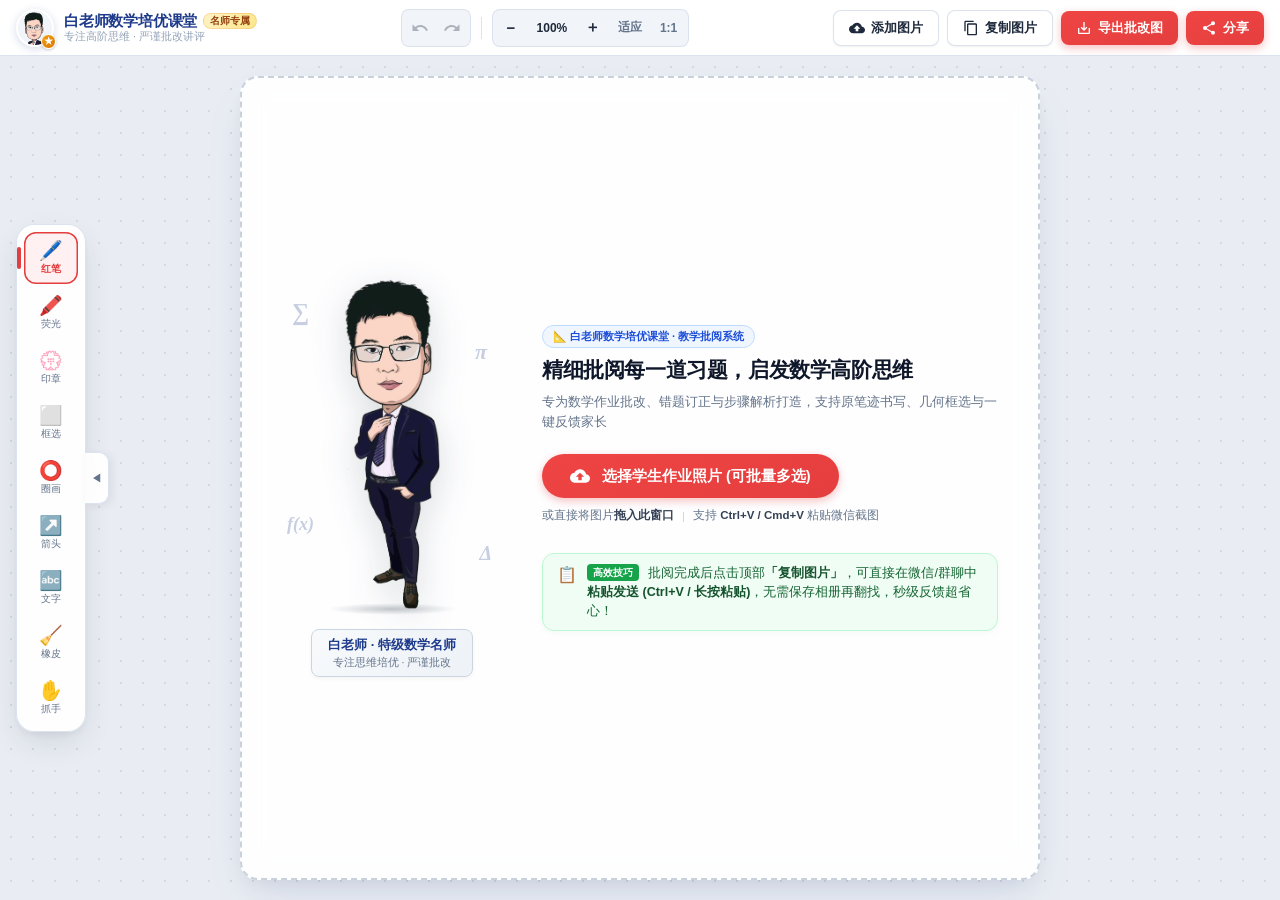
<file: index.html>
<!DOCTYPE html>
<html lang="zh-CN">
<head>
  <meta charset="UTF-8">
  <meta name="viewport" content="width=device-width, initial-scale=1.0, maximum-scale=1.0, user-scalable=no">
  <title>白老师数学培优课堂 - 专属作业批阅系统</title>
  <link rel="stylesheet" href="style.css">
</head>
<body>
  <!-- 顶栏导航 -->
  <header class="app-header">
    <div class="header-left">
      <div class="app-logo teacher-brand-logo">
        <div class="teacher-avatar-badge">
          <img src="assets/teacher_avatar.png" alt="白老师" class="teacher-avatar-img">
          <span class="cert-badge" title="特级名师认证">★</span>
        </div>
        <div class="brand-text-wrap">
          <div class="brand-title-row">
            <span class="logo-title">白老师数学培优课堂</span>
            <span class="brand-tag">名师专属</span>
          </div>
          <span class="brand-subtitle">专注高阶思维 · 严谨批改讲评</span>
        </div>
      </div>
      <div class="doc-info" id="docInfo" style="display: none;">
        <span class="filename" id="docFilename">未命名作业</span>
        <span class="filesize-badge" id="docResolution">0 × 0</span>
      </div>
    </div>

    <!-- 顶部居中快捷操作：撤销/重做/缩放 -->
    <div class="header-center">
      <div class="btn-group">
        <button class="icon-btn" id="btnUndo" title="撤销 (Ctrl+Z)" disabled>
          <svg viewBox="0 0 24 24" width="18" height="18"><path fill="currentColor" d="M12.5 8c-2.65 0-5.05.99-6.9 2.6L2 7v9h9l-3.62-3.62c1.39-1.16 3.16-1.88 5.12-1.88 3.54 0 6.55 2.31 7.6 5.5l2.37-.78C21.08 11.03 17.15 8 12.5 8z"/></svg>
        </button>
        <button class="icon-btn" id="btnRedo" title="重做 (Ctrl+Y)" disabled>
          <svg viewBox="0 0 24 24" width="18" height="18"><path fill="currentColor" d="M18.4 10.6C16.55 8.99 14.15 8 11.5 8c-4.65 0-8.58 3.03-9.96 7.22L3.9 16c1.05-3.19 4.05-5.5 7.6-5.5 1.95 0 3.73.72 5.12 1.88L13 16h9V7l-3.6 3.6z"/></svg>
        </button>
      </div>

      <div class="divider"></div>

      <div class="zoom-controls">
        <button class="icon-btn" id="btnZoomOut" title="缩小 (滚轮下滑)">−</button>
        <span class="zoom-text" id="zoomLevel">100%</span>
        <button class="icon-btn" id="btnZoomIn" title="放大 (滚轮上滑)">＋</button>
        <button class="text-btn" id="btnFitScreen" title="自适应窗口大小">适应</button>
        <button class="text-btn" id="btnActualSize" title="1:1 原始像素">1:1</button>
      </div>
    </div>

    <!-- 顶部右侧：导入与导出 -->
    <div class="header-right">
      <input type="file" id="fileInput" accept="image/*" multiple style="display: none;">
      <label class="action-btn secondary" id="btnImport" for="fileInput" role="button" title="选择并导入作业照片">
        <svg viewBox="0 0 24 24" width="16" height="16"><path fill="currentColor" d="M19.35 10.04C18.67 6.59 15.64 4 12 4 9.11 4 6.6 5.64 5.35 8.04 2.34 8.36 0 10.91 0 14c0 3.31 2.69 6 6 6h13c2.76 0 5-2.24 5-5 0-2.64-2.05-4.78-4.65-4.96zM14 13v4h-4v-4H7l5-5 5 5h-3z"/></svg>
        <span>添加图片</span>
      </label>
      <button class="action-btn secondary" id="btnCopyImage" title="复制批阅图到剪贴板">
        <svg viewBox="0 0 24 24" width="16" height="16"><path fill="currentColor" d="M16 1H4c-1.1 0-2 .9-2 2v14h2V3h12V1zm3 4H8c-1.1 0-2 .9-2 2v14c0 1.1.9 2 2 2h11c1.1 0 2-.9 2-2V7c0-1.1-.9-2-2-2zm0 16H8V7h11v14z"/></svg>
        <span>复制图片</span>
      </button>
      <button class="action-btn primary" id="btnExport">
        <svg viewBox="0 0 24 24" width="16" height="16"><path fill="currentColor" d="M19 12v7H5v-7H3v7c0 1.1.9 2 2 2h14c1.1 0 2-.9 2-2v-7h-2zm-6 .67l2.59-2.58L17 11.5l-5 5-5-5 1.41-1.41L11 12.67V3h2v9.67z"/></svg>
        <span>导出批改图</span>
      </button>
      <button class="action-btn primary" id="btnShare" title="分享批改图">
        <svg viewBox="0 0 24 24" width="16" height="16"><path fill="currentColor" d="M18 16.08c-.76 0-1.44.3-1.96.77L8.91 12.7c.05-.23.09-.46.09-.7s-.04-.47-.09-.7l7.05-4.11c.54.5 1.25.81 2.04.81 1.66 0 3-1.34 3-3s-1.34-3-3-3-3 1.34-3 3c0 .24.04.47.09.7L8.04 9.81C7.5 9.31 6.79 9 6 9c-1.66 0-3 1.34-3 3s1.34 3 3 3c.79 0 1.5-.31 2.04-.81l7.12 4.16c-.05.21-.08.43-.08.65 0 1.61 1.31 2.92 2.92 2.92 1.61 0 2.92-1.31 2.92-2.92s-1.31-2.92-2.92-2.92z"/></svg>
        <span>分享</span>
      </button>
    </div>
  </header>

  <!-- 主体工作区 -->
  <main class="app-main">
    <!-- 左侧悬浮主工具栏 (支持隐藏/展开折叠) -->
    <aside class="floating-toolbar" id="floatingToolbar">
      <!-- 极简收起/展开控制按钮 -->
      <button class="toolbar-toggle-btn" id="btnToggleToolbar" title="收起/展开工具栏 (快捷键 Tab)" aria-label="收起/展开工具栏">
        <span class="toggle-icon" id="toggleToolbarIcon">◀</span>
      </button>
      <div class="toolbar-items" id="toolbarItems">
        <button class="tool-btn active" data-tool="pen" title="批改红笔 (P)">
          <span class="tool-icon">🖊️</span>
          <span class="tool-name">红笔</span>
        </button>
        <button class="tool-btn" data-tool="highlighter" title="荧光笔 (H)">
          <span class="tool-icon">🖍️</span>
          <span class="tool-name">荧光</span>
        </button>
        <button class="tool-btn" data-tool="stamp" title="批改印章 (S)">
          <span class="tool-icon">💮</span>
          <span class="tool-name">印章</span>
        </button>
        <button class="tool-btn" data-tool="rect" title="矩形框选 (R)">
          <span class="tool-icon">⬜</span>
          <span class="tool-name">框选</span>
        </button>
        <button class="tool-btn" data-tool="circle" title="圆形重点 (C)">
          <span class="tool-icon">⭕</span>
          <span class="tool-name">圈画</span>
        </button>
        <button class="tool-btn" data-tool="arrow" title="箭头指示 (A)">
          <span class="tool-icon">↗️</span>
          <span class="tool-name">箭头</span>
        </button>
        <button class="tool-btn" data-tool="text" title="文字评语 (T)">
          <span class="tool-icon">🔤</span>
          <span class="tool-name">文字</span>
        </button>
        <button class="tool-btn" data-tool="eraser" title="橡皮擦 (E)">
          <span class="tool-icon">🧹</span>
          <span class="tool-name">橡皮</span>
        </button>
        <button class="tool-btn" data-tool="pan" title="平移视角 (空格+拖拽)">
          <span class="tool-icon">✋</span>
          <span class="tool-name">抓手</span>
        </button>
      </div>
    </aside>

    <!-- 顶部悬浮属性配置栏 (颜色/粗细/印章类型) - 仅在加载图片后显示 -->
    <section class="floating-props" id="floatingProps" style="display: none;">
      <!-- 颜色选择器 -->
      <div class="prop-group" id="colorGroup">
        <span class="prop-label">颜色</span>
        <div class="color-palette">
          <button class="color-dot active" data-color="#e53e3e" style="background: #e53e3e;" title="教师正红"></button>
          <button class="color-dot" data-color="#38a169" style="background: #38a169;" title="对勾绿"></button>
          <button class="color-dot" data-color="#ecc94b" style="background: #ecc94b;" title="重点黄"></button>
          <button class="color-dot" data-color="#3182ce" style="background: #3182ce;" title="标准蓝"></button>
          <button class="color-dot" data-color="#805ad5" style="background: #805ad5;" title="典雅紫"></button>
          <button class="color-dot" data-color="#dd6b20" style="background: #dd6b20;" title="警示橙"></button>
          <button class="color-dot" data-color="#1a202c" style="background: #1a202c;" title="墨黑"></button>
          <input type="color" id="customColorPicker" value="#e53e3e" class="custom-color-input" title="自定义颜色">
        </div>
      </div>

      <!-- 粗细选择器 -->
      <div class="prop-group" id="sizeGroup">
        <span class="prop-label">粗细</span>
        <div class="size-presets" id="sizePresets">
          <button class="size-preset-btn" data-size="4" title="细 (4px)">
            <span class="preset-dot" style="width: 4px; height: 4px;"></span>
            <span class="preset-name">细</span>
          </button>
          <button class="size-preset-btn active" data-size="8" title="标准 (8px)">
            <span class="preset-dot" style="width: 7px; height: 7px;"></span>
            <span class="preset-name">标准</span>
          </button>
          <button class="size-preset-btn" data-size="14" title="粗 (14px)">
            <span class="preset-dot" style="width: 10px; height: 10px;"></span>
            <span class="preset-name">粗</span>
          </button>
          <button class="size-preset-btn" data-size="24" title="特粗 (24px)">
            <span class="preset-dot" style="width: 13px; height: 13px;"></span>
            <span class="preset-name">特粗</span>
          </button>
        </div>
        <div class="size-slider-wrap">
          <input type="range" id="sizeSlider" min="1" max="40" value="8">
          <span class="size-val" id="sizeVal">8px</span>
        </div>
      </div>

      <!-- 橡皮擦范围（仅选择橡皮时展示） -->
      <div class="prop-group" id="eraserSizeGroup" style="display: none;">
        <span class="prop-label">擦除范围</span>
        <div class="size-presets" id="eraserSizePresets">
          <button class="size-preset-btn" data-size="16" title="小 (16px)">
            <span class="preset-dot" style="width: 6px; height: 6px;"></span>
            <span class="preset-name">小</span>
          </button>
          <button class="size-preset-btn active" data-size="32" title="中 (32px)">
            <span class="preset-dot" style="width: 10px; height: 10px;"></span>
            <span class="preset-name">中</span>
          </button>
          <button class="size-preset-btn" data-size="64" title="大 (64px)">
            <span class="preset-dot" style="width: 14px; height: 14px;"></span>
            <span class="preset-name">大</span>
          </button>
        </div>
        <div class="size-slider-wrap">
          <input type="range" id="eraserSizeSlider" min="8" max="96" value="32">
          <span class="size-val" id="eraserSizeVal">32px</span>
        </div>
      </div>

      <!-- 印章选择器（当选中印章工具时展示） -->
      <div class="prop-group" id="stampGroup" style="display: none;">
        <span class="prop-label">批阅印章</span>
        <div class="stamp-picker">
          <button class="stamp-btn active" data-stamp="check" title="正确 (对勾)">✔ 正确</button>
          <button class="stamp-btn" data-stamp="cross" title="错误 (打叉)">✘ 订正</button>
          <button class="stamp-btn teacher-stamp-btn" data-stamp="teacher_read" title="白老师已阅">⭐ 白老师已阅</button>
          <button class="stamp-btn" data-stamp="score100" title="100分">💯 100</button>
          <button class="stamp-btn" data-stamp="great" title="优秀">👍 优秀</button>
          <button class="stamp-btn" data-stamp="read" title="已阅">⭐ 阅</button>
          <button class="stamp-btn" data-stamp="question" title="疑问">❓ 疑问</button>
        </div>
      </div>

      <!-- 选中印章时的放大缩小与清除操作 -->
      <div class="prop-group" id="selectedStampOps" style="display: none;">
        <span class="prop-label">选中印章</span>
        <div class="stamp-ops">
          <button class="stamp-op-btn" id="btnScaleUp" title="放大印章">➕<span>放大</span></button>
          <button class="stamp-op-btn" id="btnScaleDown" title="缩小印章">➖<span>缩小</span></button>
          <button class="stamp-op-btn danger" id="btnDeleteSelectedStamp" title="删除该印章 (Delete)">🗑️<span>清除</span></button>
        </div>
      </div>

      <!-- 清屏与快捷操作 -->
      <div class="prop-group ml-auto">
        <button class="danger-btn" id="btnClearAnnotations" title="清空当前所有批注">
          <svg viewBox="0 0 24 24" width="13" height="13" style="vertical-align:-2px;margin-right:3px;"><path fill="currentColor" d="M6 19c0 1.1.9 2 2 2h8c1.1 0 2-.9 2-2V7H6v12zM19 4h-3.5l-1-1h-5l-1 1H5v2h14V4z"/></svg>清空批注
        </button>
      </div>
    </section>

    <!-- 画布容器 -->
    <div class="canvas-viewport" id="canvasViewport">
      <!-- 初始空状态引导区：白老师数学培优课堂专属主题布局 -->
      <div class="drop-zone teacher-theme-welcome" id="dropZone">
        <div class="welcome-container">
          <!-- 左侧/上方：白老师名师全景形象展示（展示全部的立绘图片） -->
          <div class="teacher-showcase">
            <div class="teacher-figure-wrap">
              <img src="assets/teacher_full.png" alt="白老师" class="teacher-figure-img">
              <div class="figure-shadow"></div>
              <!-- 漂浮装饰数学微符号 -->
              <span class="math-badge m-b1">∑</span>
              <span class="math-badge m-b2">π</span>
              <span class="math-badge m-b3">f(x)</span>
              <span class="math-badge m-b4">Δ</span>
            </div>

            <div class="teacher-nameplate">
              <span class="nameplate-title">白老师 · 特级数学名师</span>
              <span class="nameplate-desc">专注思维培优 · 严谨批改</span>
            </div>
          </div>

          <!-- 右侧/下方：欢迎主控区与作业导入 (去冗余，直奔核心功能) -->
          <div class="welcome-main">
            <div class="welcome-header">
              <div class="welcome-badge">📐 白老师数学培优课堂 · 教学批阅系统</div>
              <h2 class="welcome-title">精细批阅每一道习题，启发数学高阶思维</h2>
              <p class="welcome-desc">专为数学作业批改、错题订正与步骤解析打造，支持原笔迹书写、几何框选与一键反馈家长</p>
            </div>

            <!-- 上传行动区 -->
            <div class="upload-action-box">
              <label class="action-btn primary large welcome-upload-btn" id="btnSelectFilePrompt" for="fileInput" role="button">
                <svg viewBox="0 0 24 24" width="20" height="20" style="vertical-align:-4px;margin-right:6px;"><path fill="currentColor" d="M19.35 10.04C18.67 6.59 15.64 4 12 4 9.11 4 6.6 5.64 5.35 8.04 2.34 8.36 0 10.91 0 14c0 3.31 2.69 6 6 6h13c2.76 0 5-2.24 5-5 0-2.64-2.05-4.78-4.65-4.96zM14 13v4h-4v-4H7l5-5 5 5h-3z"/></svg>
                选择学生作业照片 (可批量多选)
              </label>
              <div class="drag-paste-tip">
                <span>或直接将图片<strong>拖入此窗口</strong></span>
                <span class="tip-sep">|</span>
                <span>支持 <strong>Ctrl+V / Cmd+V</strong> 粘贴微信截图</span>
              </div>
            </div>

            <!-- 底部提醒：介绍一键复制与秒级反馈能力 -->
            <div class="welcome-tip-banner">
              <span class="tip-banner-icon">📋</span>
              <div class="tip-banner-content">
                <span class="tip-banner-tag">高效技巧</span>
                批阅完成后点击顶部<strong>「复制图片」</strong>，可直接在微信/群聊中 <strong>粘贴发送 (Ctrl+V / 长按粘贴)</strong>，无需保存相册再翻找，秒级反馈超省心！
              </div>
            </div>
          </div>
        </div>
      </div>

      <!-- 核心画布元素 -->
      <canvas id="mainCanvas"></canvas>
    </div>

    <!-- 底部多图批阅任务栏（多图导入时显示） -->
    <footer class="thumbnail-strip" id="thumbnailStrip" style="display: none;">
      <div class="thumb-header">
        <span>作业批改列表 (<span id="thumbCount">0</span>)</span>
        <label class="thumb-add-btn" id="btnAddMoreImages" for="fileInput" role="button">+ 追加图片</label>
      </div>
      <div class="thumb-scroll" id="thumbScroll">
        <!-- 缩略图项动态注入 -->
      </div>
    </footer>
  </main>

  <!-- 应用内对话框：避免使用浏览器原生 alert / prompt / confirm -->
  <div class="app-dialog-backdrop" id="appDialog" hidden>
    <div class="app-dialog" role="dialog" aria-modal="true" aria-labelledby="dialogTitle">
      <h3 id="dialogTitle">提示</h3>
      <p id="dialogMessage"></p>
      <input id="dialogInput" class="app-dialog-input" type="text" autocomplete="off">
      <div class="app-dialog-actions">
        <button type="button" class="dialog-btn secondary" id="dialogCancel">取消</button>
        <button type="button" class="dialog-btn primary" id="dialogConfirm">确定</button>
      </div>
    </div>
  </div>

  <!-- 提示弹窗 (Toast) -->
  <div class="toast-container" id="toastContainer"></div>

  <script src="app.js?v=70a657e"></script>
</body>
</html>
</file>
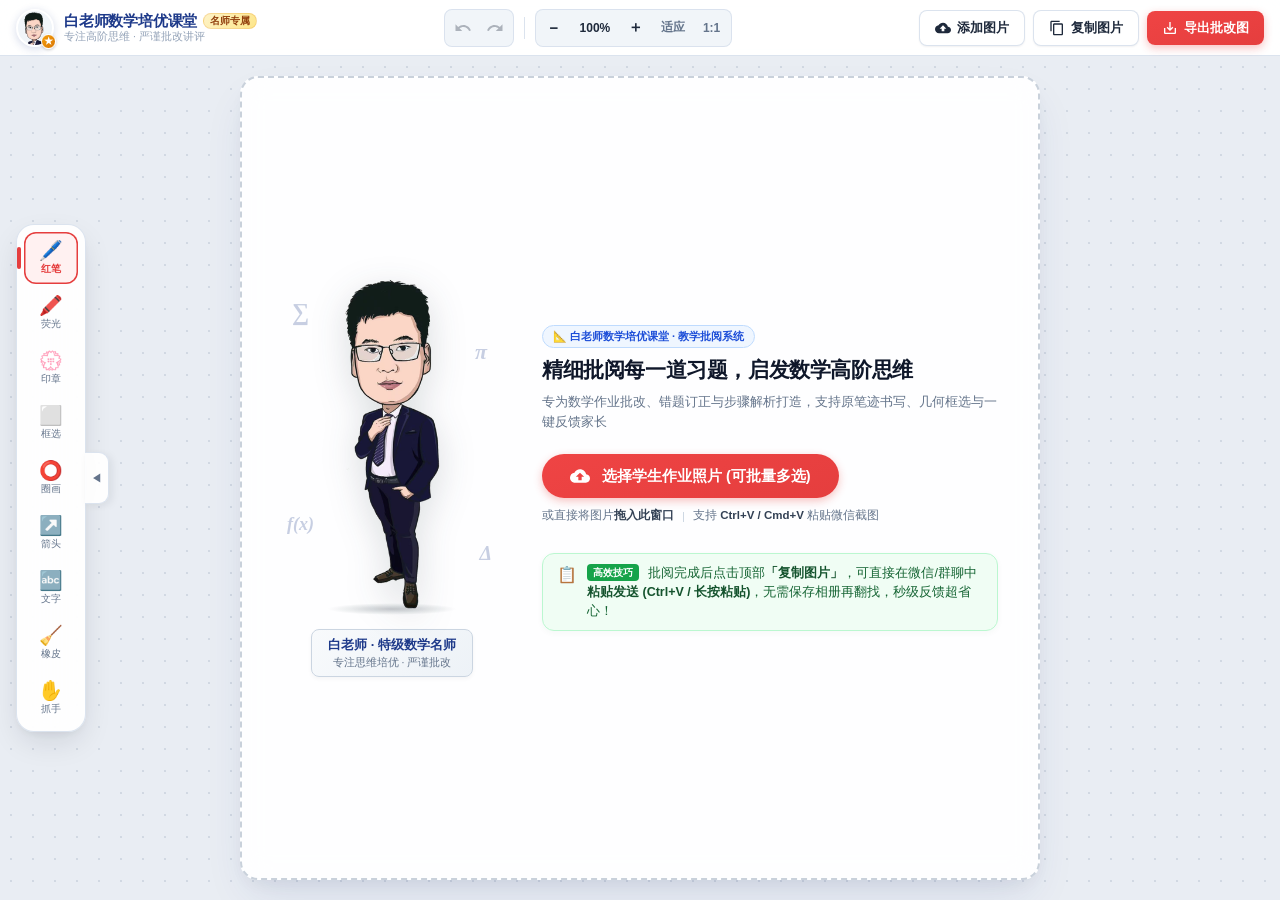
<file: homework_marker.html>
<!DOCTYPE html>
<html lang="zh-CN">
<head>
  <meta charset="UTF-8">
  <meta name="viewport" content="width=device-width, initial-scale=1.0, maximum-scale=1.0, user-scalable=no">
  <title>白老师数学培优课堂 - 专属作业批阅系统</title>
  <style>
/* ==========================================================================
   作业批改助手 - 现代极简风格 CSS (UI Refresh)
   ========================================================================== */

/* 应用内对话框 */
.app-dialog-backdrop { position: fixed; inset: 0; z-index: 1000; display: grid; place-items: center; padding: 20px; background: rgba(15, 23, 42, .38); backdrop-filter: blur(3px); }
.app-dialog-backdrop[hidden] { display: none; }
.app-dialog { width: min(420px, 100%); box-sizing: border-box; padding: 22px; border: 1px solid rgba(255,255,255,.75); border-radius: 18px; background: #fff; box-shadow: 0 18px 60px rgba(15,23,42,.25); }
.app-dialog h3 { margin: 0 0 8px; color: #1e293b; font-size: 18px; }
.app-dialog p { margin: 0 0 16px; color: #64748b; font-size: 14px; line-height: 1.6; white-space: pre-wrap; }
.app-dialog-input { display: block; width: 100%; box-sizing: border-box; min-height: 42px; padding: 10px 12px; border: 1px solid #cbd5e1; border-radius: 10px; outline: none; color: #1e293b; font: inherit; }
.app-dialog-input:focus { border-color: #3182ce; box-shadow: 0 0 0 3px rgba(49,130,206,.14); }
.app-dialog-actions { display: flex; justify-content: flex-end; gap: 10px; margin-top: 18px; }
.dialog-btn { min-width: 72px; padding: 9px 16px; border: 0; border-radius: 9px; cursor: pointer; font: inherit; }
.dialog-btn.secondary { color: #475569; background: #eef2f7; }
.dialog-btn.primary { color: #fff; background: #3182ce; }
.dialog-btn:hover { filter: brightness(.96); }

:root {
  --bg-app: #f4f6fa;
  --bg-surface: rgba(255, 255, 255, 0.92);
  --bg-canvas-wrap: #e9edf3;
  --border-color: rgba(218, 226, 238, 0.95);
  --text-main: #1e293b;
  --text-muted: #64748b;
  --text-light: #94a3b8;
  --primary: #e53e3e;
  --primary-hover: #c53030;
  --primary-light: #fff1f1;
  --accent: #3182ce;
  --accent-light: #ebf4fd;
  --shadow-sm: 0 1px 2px 0 rgba(15, 23, 42, 0.06);
  --shadow-md: 0 4px 14px -2px rgba(15, 23, 42, 0.10), 0 2px 4px -1px rgba(15, 23, 42, 0.05);
  --shadow-lg: 0 12px 32px -6px rgba(15, 23, 42, 0.14), 0 4px 8px -2px rgba(15, 23, 42, 0.06);
  --radius-xs: 5px;
  --radius-sm: 8px;
  --radius-md: 12px;
  --radius-lg: 18px;
  --radius-pill: 999px;
  --font-family: -apple-system, BlinkMacSystemFont, "Segoe UI", Roboto, "Helvetica Neue", Arial, "PingFang SC", "Microsoft YaHei", sans-serif;
}

* {
  box-sizing: border-box;
  margin: 0;
  padding: 0;
  user-select: none;
  -webkit-user-select: none;
}

html, body {
  width: 100%;
  height: 100%;
  overflow: hidden;
  font-family: var(--font-family);
  background-color: var(--bg-app);
  color: var(--text-main);
  touch-action: none;
}

button {
  font-family: inherit;
  -webkit-tap-highlight-color: transparent;
}

button:focus-visible {
  outline: 2px solid var(--accent);
  outline-offset: 1px;
}

/* ================= 顶栏导航 ================= */
.app-header {
  height: 56px;
  background: var(--bg-surface);
  backdrop-filter: blur(16px);
  -webkit-backdrop-filter: blur(16px);
  border-bottom: 1px solid var(--border-color);
  display: flex;
  align-items: center;
  justify-content: space-between;
  gap: 12px;
  padding: 0 16px;
  position: relative;
  z-index: 50;
}

.header-left {
  display: flex;
  align-items: center;
  gap: 12px;
  min-width: 0;
  flex-shrink: 1;
}

.app-logo {
  display: flex;
  align-items: center;
  gap: 10px;
  font-weight: 800;
  white-space: nowrap;
}

.teacher-brand-logo {
  cursor: default;
}

.teacher-avatar-badge {
  position: relative;
  width: 38px;
  height: 38px;
  flex-shrink: 0;
}

.teacher-avatar-img {
  width: 100%;
  height: 100%;
  border-radius: 50%;
  object-fit: cover;
  background: #f1f5f9;
  border: 2px solid #fff;
  box-shadow: 0 2px 8px rgba(30, 58, 138, 0.18);
  display: block;
}

.cert-badge {
  position: absolute;
  right: -2px;
  bottom: -2px;
  width: 15px;
  height: 15px;
  background: linear-gradient(135deg, #f59e0b, #d97706);
  color: #fff;
  font-size: 9px;
  font-weight: 900;
  border-radius: 50%;
  display: flex;
  align-items: center;
  justify-content: center;
  border: 1.5px solid #fff;
  box-shadow: 0 1px 3px rgba(0, 0, 0, 0.2);
}

.brand-text-wrap {
  display: flex;
  flex-direction: column;
  line-height: 1.25;
}

.brand-title-row {
  display: flex;
  align-items: center;
  gap: 6px;
}

.teacher-brand-logo .logo-title {
  font-size: 15px;
  font-weight: 800;
  color: #1e3a8a;
  letter-spacing: -0.2px;
}

.brand-tag {
  font-size: 9.5px;
  font-weight: 700;
  padding: 1px 6px;
  background: linear-gradient(135deg, #fef3c7, #fde68a);
  color: #92400e;
  border-radius: var(--radius-pill);
  border: 1px solid rgba(217, 119, 6, 0.2);
}

.brand-subtitle {
  font-size: 10.5px;
  color: var(--text-light);
  font-weight: 500;
}

.doc-info {
  display: flex;
  align-items: center;
  gap: 8px;
  background: #f1f5f9;
  border: 1px solid var(--border-color);
  padding: 4px 10px;
  border-radius: var(--radius-pill);
  font-size: 12px;
  min-width: 0;
}

.filename {
  max-width: 180px;
  overflow: hidden;
  text-overflow: ellipsis;
  white-space: nowrap;
  font-weight: 600;
  color: var(--text-main);
}

.filesize-badge {
  color: var(--text-light);
  font-size: 11px;
  white-space: nowrap;
}

/* 顶部居中快捷操作 */
.header-center {
  display: flex;
  align-items: center;
  gap: 10px;
  flex-shrink: 0;
}

.btn-group {
  display: flex;
  align-items: center;
  background: #f1f5f9;
  border: 1px solid var(--border-color);
  border-radius: var(--radius-sm);
  padding: 3px;
  gap: 2px;
}

.icon-btn {
  width: 30px;
  height: 30px;
  border: none;
  background: transparent;
  border-radius: var(--radius-xs);
  cursor: pointer;
  display: flex;
  align-items: center;
  justify-content: center;
  color: var(--text-main);
  font-size: 15px;
  font-weight: 600;
  transition: background 0.12s ease, color 0.12s ease, transform 0.06s ease;
}

.icon-btn:hover:not(:disabled) {
  background: #fff;
  box-shadow: var(--shadow-sm);
}

.icon-btn:active:not(:disabled) {
  transform: scale(0.94);
}

.icon-btn:disabled {
  opacity: 0.32;
  cursor: not-allowed;
}

.divider {
  width: 1px;
  height: 22px;
  background: var(--border-color);
}

.zoom-controls {
  display: flex;
  align-items: center;
  gap: 2px;
  background: #f1f5f9;
  border: 1px solid var(--border-color);
  border-radius: var(--radius-sm);
  padding: 3px;
}

.zoom-text {
  font-size: 12px;
  font-weight: 700;
  min-width: 48px;
  text-align: center;
  color: var(--text-main);
  font-variant-numeric: tabular-nums;
}

.text-btn {
  border: none;
  background: transparent;
  padding: 5px 8px;
  border-radius: var(--radius-xs);
  font-size: 12px;
  font-weight: 600;
  cursor: pointer;
  color: var(--text-muted);
  transition: background 0.12s, color 0.12s;
  white-space: nowrap;
}

.text-btn:hover {
  background: #fff;
  color: var(--text-main);
  box-shadow: var(--shadow-sm);
}

/* 顶栏右侧按钮 */
.header-right {
  display: flex;
  align-items: center;
  gap: 8px;
  flex-shrink: 0;
}

.action-btn {
  border: none;
  display: inline-flex;
  align-items: center;
  gap: 6px;
  padding: 8px 15px;
  border-radius: var(--radius-sm);
  font-size: 13px;
  font-weight: 600;
  cursor: pointer;
  transition: all 0.14s ease;
  white-space: nowrap;
}

.action-btn svg {
  flex-shrink: 0;
}

.action-btn.primary {
  background: linear-gradient(160deg, #ef4444, var(--primary));
  color: #fff;
  box-shadow: 0 3px 8px rgba(229, 62, 62, 0.32);
}

.action-btn.primary:hover {
  background: linear-gradient(160deg, var(--primary), var(--primary-hover));
  box-shadow: 0 4px 12px rgba(229, 62, 62, 0.4);
  transform: translateY(-1px);
}

.action-btn.primary:active {
  transform: translateY(0);
}

.action-btn.secondary {
  background: #fff;
  color: var(--text-main);
  border: 1px solid var(--border-color);
  box-shadow: var(--shadow-sm);
}

.action-btn.secondary:hover {
  background: #f8fafc;
  border-color: #cbd5e1;
  transform: translateY(-1px);
  box-shadow: var(--shadow-md);
}

.action-btn.secondary:active {
  transform: translateY(0);
}

/* ================= 主体工作区 ================= */
.app-main {
  width: 100%;
  height: calc(100% - 56px);
  position: relative;
  display: flex;
  flex-direction: column;
}

/* 左侧悬浮主工具栏 (支持收起/展开折叠) */
.floating-toolbar {
  position: absolute;
  left: 16px;
  top: 50%;
  transform: translateY(-50%);
  z-index: 40;
  background: var(--bg-surface);
  backdrop-filter: blur(16px);
  -webkit-backdrop-filter: blur(16px);
  border: 1px solid var(--border-color);
  border-radius: var(--radius-lg);
  box-shadow: var(--shadow-lg);
  padding: 7px;
  display: flex;
  flex-direction: column;
  gap: 3px;
  transition: transform 0.25s cubic-bezier(0.16, 1, 0.3, 1), box-shadow 0.2s ease;
}

.toolbar-toggle-btn {
  position: absolute;
  right: -24px;
  top: 50%;
  transform: translateY(-50%);
  width: 24px;
  height: 52px;
  background: var(--bg-surface);
  backdrop-filter: blur(12px);
  -webkit-backdrop-filter: blur(12px);
  border: 1px solid var(--border-color);
  border-left: none;
  border-radius: 0 10px 10px 0;
  box-shadow: 3px 2px 8px rgba(15, 23, 42, 0.08);
  display: flex;
  align-items: center;
  justify-content: center;
  cursor: pointer;
  color: var(--text-muted);
  font-size: 11px;
  z-index: 45;
  transition: all 0.15s ease;
  user-select: none;
}

.toolbar-toggle-btn:hover {
  background: #fff;
  color: #1d4ed8;
  width: 26px;
  right: -26px;
}

.floating-toolbar.collapsed {
  transform: translateY(-50%) translateX(calc(-100% - 16px));
  box-shadow: none;
}

.floating-toolbar.collapsed .toolbar-toggle-btn {
  background: rgba(255, 255, 255, 0.95);
  box-shadow: 2px 2px 10px rgba(15, 23, 42, 0.14);
}

.toolbar-items {
  display: flex;
  flex-direction: column;
  gap: 3px;
}

.tool-btn {
  width: 54px;
  height: 52px;
  border: none;
  background: transparent;
  border-radius: var(--radius-md);
  display: flex;
  flex-direction: column;
  align-items: center;
  justify-content: center;
  gap: 2px;
  cursor: pointer;
  transition: background 0.13s cubic-bezier(0.4, 0, 0.2, 1), color 0.13s, transform 0.08s;
  color: var(--text-muted);
  position: relative;
}

.tool-btn:hover {
  background: rgba(15, 23, 42, 0.05);
  color: var(--text-main);
}

.tool-btn:active {
  transform: scale(0.94);
}

.tool-btn.active {
  background: var(--primary-light);
  color: var(--primary);
  font-weight: 700;
  box-shadow: inset 0 0 0 1.5px var(--primary);
}

.tool-btn.active::before {
  content: '';
  position: absolute;
  left: -7px;
  top: 50%;
  transform: translateY(-50%);
  width: 3.5px;
  height: 22px;
  background: var(--primary);
  border-radius: var(--radius-pill);
}

.tool-icon {
  font-size: 19px;
  line-height: 1;
}

.tool-name {
  font-size: 10px;
  letter-spacing: 0.2px;
}

/* 顶部悬浮属性配置栏 */
.floating-props {
  position: absolute;
  top: 14px;
  left: 92px;
  right: 16px;
  width: fit-content;
  max-width: calc(100% - 108px);
  z-index: 35;
  background: var(--bg-surface);
  backdrop-filter: blur(16px);
  -webkit-backdrop-filter: blur(16px);
  border: 1px solid var(--border-color);
  border-radius: var(--radius-md);
  box-shadow: var(--shadow-md);
  padding: 7px 12px;
  display: flex;
  align-items: center;
  gap: 14px;
  flex-wrap: wrap;
}

.prop-group {
  display: flex;
  align-items: center;
  gap: 8px;
  min-height: 30px;
}

.prop-label {
  font-size: 11px;
  font-weight: 700;
  color: var(--text-light);
  letter-spacing: 0.4px;
  white-space: nowrap;
}

.color-palette {
  display: flex;
  align-items: center;
  gap: 7px;
}

.color-dot {
  width: 22px;
  height: 22px;
  border-radius: 50%;
  border: 2px solid #fff;
  outline: 1px solid rgba(15, 23, 42, 0.14);
  cursor: pointer;
  transition: transform 0.14s, outline-color 0.14s;
  flex-shrink: 0;
}

.color-dot:hover {
  transform: scale(1.18);
}

.color-dot.active {
  outline: 2.5px solid var(--text-main);
  transform: scale(1.18);
}

.custom-color-input {
  width: 24px;
  height: 24px;
  padding: 0;
  border: none;
  background: transparent;
  cursor: pointer;
  border-radius: 50%;
}

.custom-color-input::-webkit-color-swatch-wrapper {
  padding: 0;
}

.custom-color-input::-webkit-color-swatch {
  border: 2px solid #fff;
  outline: 1.5px dashed var(--text-light);
  border-radius: 50%;
}

.size-presets {
  display: inline-flex;
  align-items: center;
  background: #f1f5f9;
  padding: 2px;
  border-radius: var(--radius-pill);
  gap: 2px;
  border: 1px solid var(--border-color);
}

.size-preset-btn {
  display: inline-flex;
  align-items: center;
  justify-content: center;
  gap: 5px;
  padding: 3px 8px;
  min-height: 24px;
  border: none;
  background: transparent;
  color: var(--text-muted);
  font-size: 11px;
  font-weight: 600;
  border-radius: var(--radius-pill);
  cursor: pointer;
  transition: all 0.15s ease;
  white-space: nowrap;
}

.size-preset-btn:hover {
  color: var(--text-main);
  background: rgba(255, 255, 255, 0.7);
}

.size-preset-btn.active {
  background: #fff;
  color: var(--primary);
  font-weight: 700;
  box-shadow: 0 1px 3px rgba(0, 0, 0, 0.1);
}

.preset-dot {
  display: inline-block;
  background: currentColor;
  border-radius: 50%;
  flex-shrink: 0;
}

.size-slider-wrap {
  display: flex;
  align-items: center;
  gap: 8px;
}

.size-slider-wrap input[type="range"] {
  width: 100px;
  cursor: pointer;
  appearance: none;
  -webkit-appearance: none;
  height: 4px;
  background: #e2e8f0;
  border-radius: var(--radius-pill);
  outline: none;
}

.size-slider-wrap input[type="range"]::-webkit-slider-thumb {
  appearance: none;
  -webkit-appearance: none;
  width: 15px;
  height: 15px;
  background: #fff;
  border: 2.5px solid var(--primary);
  border-radius: 50%;
  box-shadow: var(--shadow-sm);
  transition: transform 0.12s;
}

.size-slider-wrap input[type="range"]::-webkit-slider-thumb:hover {
  transform: scale(1.15);
}

.size-slider-wrap input[type="range"]::-moz-range-thumb {
  width: 15px;
  height: 15px;
  background: #fff;
  border: 2.5px solid var(--primary);
  border-radius: 50%;
  box-shadow: var(--shadow-sm);
}

.size-val {
  font-size: 11px;
  font-weight: 700;
  min-width: 34px;
  color: var(--text-muted);
  font-variant-numeric: tabular-nums;
}

/* 印章选择 */
.stamp-picker {
  display: flex;
  align-items: center;
  gap: 5px;
  flex-wrap: wrap;
}

.stamp-btn {
  border: 1px solid var(--border-color);
  background: #fff;
  border-radius: var(--radius-pill);
  padding: 5px 11px;
  font-size: 12px;
  font-weight: 500;
  cursor: pointer;
  transition: all 0.13s;
  color: var(--text-main);
  white-space: nowrap;
  box-shadow: var(--shadow-sm);
}

.stamp-btn:hover {
  background: #f8fafc;
  border-color: #cbd5e1;
  transform: translateY(-1px);
}

.stamp-btn.active {
  background: var(--primary);
  color: #fff;
  border-color: var(--primary);
  font-weight: 700;
  box-shadow: 0 3px 8px rgba(229, 62, 62, 0.3);
}

/* 选中印章的操作组 */
.stamp-ops {
  display: flex;
  align-items: center;
  gap: 5px;
}

.stamp-op-btn {
  border: 1px solid var(--border-color);
  background: #fff;
  border-radius: var(--radius-pill);
  padding: 5px 10px;
  font-size: 12px;
  font-weight: 600;
  cursor: pointer;
  transition: all 0.13s;
  color: var(--text-main);
  display: inline-flex;
  align-items: center;
  gap: 4px;
  white-space: nowrap;
  box-shadow: var(--shadow-sm);
}

.stamp-op-btn span {
  font-size: 11px;
}

.stamp-op-btn:hover {
  background: #f8fafc;
  border-color: #cbd5e1;
  transform: translateY(-1px);
}

.stamp-op-btn.danger {
  color: var(--primary);
  border-color: rgba(229, 62, 62, 0.45);
  background: var(--primary-light);
}

.stamp-op-btn.danger:hover {
  background: #ffe3e3;
  border-color: var(--primary);
}

/* 兼容旧类名（若其他位置引用） */
.stamp-action-btn {
  border: 1px solid var(--border-color);
  background: #fff;
  border-radius: var(--radius-pill);
  padding: 5px 10px;
  font-size: 12px;
  cursor: pointer;
}

.danger-btn {
  border: 1px solid rgba(229, 62, 62, 0.35);
  background: #fff;
  color: var(--primary);
  border-radius: var(--radius-pill);
  padding: 6px 13px;
  font-size: 12px;
  font-weight: 600;
  cursor: pointer;
  transition: all 0.14s;
  white-space: nowrap;
}

.danger-btn:hover {
  background: var(--primary);
  color: #fff;
  border-color: var(--primary);
  box-shadow: 0 3px 8px rgba(229, 62, 62, 0.3);
}

.ml-auto {
  margin-left: auto;
}

/* ================= 画布视口 ================= */
.canvas-viewport {
  flex: 1;
  width: 100%;
  height: 100%;
  background-color: var(--bg-canvas-wrap);
  background-image: radial-gradient(circle, rgba(148, 163, 184, 0.28) 1px, transparent 1px);
  background-size: 22px 22px;
  position: relative;
  overflow: hidden;
  cursor: crosshair;
}

.canvas-viewport.panning {
  cursor: grab;
}

.canvas-viewport.panning:active {
  cursor: grabbing;
}

#mainCanvas {
  position: absolute;
  top: 0;
  left: 0;
  width: 100%;
  height: 100%;
  display: block;
}

/* 白老师专属印章按钮样式 */
.teacher-stamp-btn {
  background: #fff5f5 !important;
  color: #c53030 !important;
  border-color: rgba(229, 62, 62, 0.4) !important;
  font-weight: 700 !important;
}

.teacher-stamp-btn:hover {
  background: #fee2e2 !important;
  border-color: #e53e3e !important;
}

/* ================= 白老师主题迎宾面板 (Welcome Showcase) ================= */
.drop-zone.teacher-theme-welcome {
  position: absolute;
  inset: 20px;
  margin: auto;
  max-width: 800px;
  height: auto;
  max-height: calc(100% - 40px);
  overflow-y: auto;
  border: 2px dashed rgba(148, 163, 184, 0.5);
  background: rgba(255, 255, 255, 0.95);
  backdrop-filter: blur(14px);
  -webkit-backdrop-filter: blur(14px);
  border-radius: var(--radius-lg);
  padding: 36px 40px;
  display: flex;
  align-items: center;
  justify-content: center;
  z-index: 20;
  box-shadow: 0 20px 45px -10px rgba(30, 58, 138, 0.12), 0 8px 20px -4px rgba(15, 23, 42, 0.06);
  transition: all 0.2s cubic-bezier(0.16, 1, 0.3, 1);
}

.drop-zone.teacher-theme-welcome.dragover {
  border-color: #1d4ed8;
  background: rgba(239, 246, 255, 0.96);
  transform: scale(1.015);
  box-shadow: 0 24px 50px rgba(29, 78, 216, 0.2);
}

.welcome-container {
  display: flex;
  align-items: center;
  justify-content: center;
  gap: 40px;
  width: 100%;
}

/* 左侧立绘展区：展示全部的图片 */
.teacher-showcase {
  display: flex;
  flex-direction: column;
  align-items: center;
  flex-shrink: 0;
  width: 220px;
}

.teacher-figure-wrap {
  position: relative;
  width: 100%;
  display: flex;
  flex-direction: column;
  align-items: center;
}

.teacher-figure-img {
  width: auto;
  height: 330px;
  max-width: 100%;
  object-fit: contain;
  filter: drop-shadow(0 10px 18px rgba(30, 41, 59, 0.16));
  position: relative;
  z-index: 2;
  transition: transform 0.25s ease;
}

.teacher-figure-wrap:hover .teacher-figure-img {
  transform: translateY(-4px) scale(1.02);
}

.figure-shadow {
  width: 130px;
  height: 12px;
  background: radial-gradient(ellipse at center, rgba(30, 41, 59, 0.25) 0%, transparent 70%);
  margin-top: -6px;
  border-radius: 50%;
  z-index: 1;
}

/* 漂浮数学微符号 */
.math-badge {
  position: absolute;
  font-family: "Times New Roman", Georgia, serif;
  font-style: italic;
  font-weight: 700;
  color: rgba(30, 58, 138, 0.25);
  pointer-events: none;
  z-index: 0;
  user-select: none;
}
.m-b1 { top: 20px; left: 10px; font-size: 24px; animation: floatMath 4s ease-in-out infinite; }
.m-b2 { top: 60px; right: 15px; font-size: 22px; animation: floatMath 5s ease-in-out infinite 1s; }
.m-b3 { bottom: 80px; left: 5px; font-size: 18px; animation: floatMath 4.5s ease-in-out infinite 0.5s; }
.m-b4 { bottom: 50px; right: 10px; font-size: 20px; animation: floatMath 5.5s ease-in-out infinite 1.5s; }

@keyframes floatMath {
  0%, 100% { transform: translateY(0); }
  50% { transform: translateY(-8px); }
}

.teacher-nameplate {
  margin-top: 14px;
  display: flex;
  flex-direction: column;
  align-items: center;
  padding: 6px 16px;
  background: linear-gradient(135deg, #f8fafc, #edf2f7);
  border: 1px solid #cbd5e1;
  border-radius: var(--radius-sm);
  box-shadow: 0 2px 4px rgba(0, 0, 0, 0.04);
  text-align: center;
}

.nameplate-title {
  font-size: 13px;
  font-weight: 800;
  color: #1e3a8a;
}

.nameplate-desc {
  font-size: 10.5px;
  color: #64748b;
  margin-top: 2px;
}

/* 右侧主控区 */
.welcome-main {
  flex: 1;
  display: flex;
  flex-direction: column;
  gap: 16px;
  text-align: left;
}

.welcome-header {
  display: flex;
  flex-direction: column;
  gap: 8px;
}

.welcome-badge {
  display: inline-flex;
  align-items: center;
  align-self: flex-start;
  padding: 3px 10px;
  background: #eff6ff;
  border: 1px solid #bfdbfe;
  color: #1d4ed8;
  font-size: 11px;
  font-weight: 700;
  border-radius: var(--radius-pill);
}

.welcome-title {
  font-size: 21px;
  font-weight: 800;
  color: #0f172a;
  letter-spacing: -0.4px;
  line-height: 1.35;
}

.welcome-desc {
  font-size: 13px;
  color: #64748b;
  line-height: 1.55;
}

.upload-action-box {
  display: flex;
  flex-direction: column;
  align-items: flex-start;
  gap: 10px;
  margin-top: 6px;
}

.welcome-upload-btn {
  display: inline-flex;
  align-items: center;
  padding: 12px 28px;
  font-size: 14.5px;
  font-weight: 700;
  background: linear-gradient(135deg, #1d4ed8, #2563eb);
  border-color: #1d4ed8;
  color: #fff;
  border-radius: var(--radius-pill);
  box-shadow: 0 4px 14px rgba(29, 78, 216, 0.28);
  transition: all 0.16s ease;
}

.welcome-upload-btn:hover {
  transform: translateY(-2px);
  box-shadow: 0 6px 18px rgba(29, 78, 216, 0.35);
  background: linear-gradient(135deg, #1e40af, #1d4ed8);
}

.drag-paste-tip {
  display: flex;
  align-items: center;
  gap: 8px;
  font-size: 11.5px;
  color: #64748b;
}

.drag-paste-tip strong {
  color: #334155;
}
.tip-sep {
  color: #cbd5e1;
}

/* 底部温馨提醒条：介绍一键复制与秒级反馈能力 */
.welcome-tip-banner {
  display: flex;
  align-items: flex-start;
  gap: 10px;
  background: #f0fdf4;
  border: 1px solid #bbf7d0;
  border-radius: var(--radius-md);
  padding: 10px 14px;
  margin-top: 14px;
  max-width: 460px;
  box-shadow: 0 2px 6px rgba(22, 101, 52, 0.04);
}

.tip-banner-icon {
  font-size: 16px;
  flex-shrink: 0;
  line-height: 1.4;
}

.tip-banner-content {
  font-size: 12.5px;
  color: #166534;
  line-height: 1.5;
}

.tip-banner-tag {
  display: inline-block;
  background: #16a34a;
  color: #fff;
  font-size: 10px;
  font-weight: 700;
  padding: 1px 6px;
  border-radius: 4px;
  margin-right: 6px;
  vertical-align: 1px;
}

.tip-banner-content strong {
  color: #14532d;
  font-weight: 700;
}

/* ================= 底部多图批改缩略图条 ================= */
.thumbnail-strip {
  height: 88px;
  background: var(--bg-surface);
  border-top: 1px solid var(--border-color);
  backdrop-filter: blur(16px);
  -webkit-backdrop-filter: blur(16px);
  display: flex;
  flex-direction: column;
  padding: 7px 16px;
  position: relative;
  z-index: 45;
}

.thumb-header {
  display: flex;
  align-items: center;
  justify-content: space-between;
  font-size: 11px;
  font-weight: 700;
  color: var(--text-muted);
  letter-spacing: 0.3px;
  margin-bottom: 5px;
}

.thumb-add-btn {
  background: transparent;
  border: 1px solid transparent;
  border-radius: var(--radius-pill);
  padding: 2px 10px;
  color: var(--accent);
  font-size: 11px;
  font-weight: 700;
  cursor: pointer;
  transition: all 0.13s;
}

.thumb-add-btn:hover {
  background: var(--accent-light);
  border-color: rgba(49, 130, 206, 0.3);
}

.thumb-scroll {
  display: flex;
  align-items: center;
  gap: 10px;
  overflow-x: auto;
  overflow-y: hidden;
  height: 56px;
  padding-bottom: 2px;
}

.thumb-scroll::-webkit-scrollbar {
  height: 5px;
}

.thumb-scroll::-webkit-scrollbar-thumb {
  background: #cbd5e1;
  border-radius: var(--radius-pill);
}

.thumb-item {
  position: relative;
  width: 50px;
  height: 50px;
  border-radius: var(--radius-sm);
  border: 2px solid transparent;
  overflow: hidden;
  cursor: pointer;
  flex-shrink: 0;
  background: #f1f5f9;
  transition: all 0.15s;
  box-shadow: var(--shadow-sm);
}

.thumb-item:hover {
  transform: translateY(-2px);
  box-shadow: var(--shadow-md);
}

.thumb-item img {
  width: 100%;
  height: 100%;
  object-fit: cover;
}

.thumb-item.active {
  border-color: var(--primary);
  box-shadow: 0 0 0 2px rgba(229, 62, 62, 0.25);
}

.thumb-remove {
  position: absolute;
  top: 1px;
  right: 1px;
  width: 15px;
  height: 15px;
  background: rgba(15, 23, 42, 0.65);
  color: #fff;
  border-radius: 50%;
  display: flex;
  align-items: center;
  justify-content: center;
  font-size: 10px;
  opacity: 0;
  transition: opacity 0.15s;
}

.thumb-item:hover .thumb-remove {
  opacity: 1;
}

/* ================= 提示 Toast ================= */
.toast-container {
  position: fixed;
  bottom: 24px;
  left: 50%;
  transform: translateX(-50%);
  display: flex;
  flex-direction: column;
  align-items: center;
  gap: 8px;
  z-index: 9999;
  pointer-events: none;
}

.toast {
  background: rgba(15, 23, 42, 0.92);
  color: #fff;
  padding: 9px 18px;
  border-radius: var(--radius-pill);
  font-size: 13px;
  font-weight: 500;
  letter-spacing: 0.2px;
  box-shadow: var(--shadow-lg);
  backdrop-filter: blur(8px);
  animation: toastFadeIn 0.25s ease-out forwards;
}

@keyframes toastFadeIn {
  from { opacity: 0; transform: translateY(10px); }
  to { opacity: 1; transform: translateY(0); }
}

/* ================= 中屏适配：压缩属性栏标签与间距 ================= */
@media (max-width: 1100px) {
  .floating-props {
    gap: 10px;
  }
  .prop-label {
    display: none;
  }
  .size-slider-wrap input[type="range"] {
    width: 72px;
  }
  .stamp-op-btn span {
    display: none;
  }
  .stamp-op-btn {
    padding: 5px 9px;
  }
  .action-btn span {
    display: none;
  }
  .action-btn {
    padding: 8px 11px;
  }
  .filename {
    max-width: 110px;
  }
}

/* ================= 移动端适配 ================= */
@media (max-width: 768px) {
  .app-header {
    padding: 0 8px;
    height: 50px;
    gap: 6px;
  }
  .app-main {
    height: calc(100% - 50px);
  }
  .app-logo .logo-title {
    display: none;
  }
  .doc-info, .header-center .btn-group {
    display: none;
  }
  .floating-toolbar {
    left: 8px;
    top: 50%;
    transform: translateY(-50%);
    padding: 5px;
    border-radius: var(--radius-md);
  }
  .tool-btn {
    width: 46px;
    height: 46px;
  }
  .tool-btn.active::before {
    left: -5px;
    height: 18px;
  }
  .floating-props {
    left: 66px;
    top: 10px;
    right: 8px;
    max-width: calc(100% - 74px);
    padding: 5px 9px;
    gap: 8px;
  }
  .prop-group {
    min-height: 26px;
  }
  .color-dot {
    width: 19px;
    height: 19px;
  }
  .size-presets {
    padding: 1px;
    gap: 1px;
  }
  .size-preset-btn {
    padding: 2px 6px;
    font-size: 10px;
    min-height: 22px;
  }
  .size-slider-wrap input[type="range"] {
    width: 50px;
  }
  .stamp-btn {
    padding: 4px 9px;
    font-size: 11px;
  }
  .zoom-controls {
    padding: 2px;
  }
  .zoom-text {
    min-width: 40px;
    font-size: 11px;
  }
  .text-btn {
    padding: 4px 6px;
    font-size: 11px;
  }
  .drop-zone {
    inset: 16px;
    height: auto;
    min-height: 300px;
  }
}

/* ================= 移动端顶栏修复 ================= */
.action-btn[for="fileInput"],
.thumb-add-btn {
  cursor: pointer;
}

@media (max-width: 768px) {
  .app-header {
    display: grid;
    grid-template-columns: 42px minmax(0, 1fr) auto;
    align-items: center;
    height: 50px;
    padding: 0 8px;
    gap: 6px;
  }
  .header-left { min-width: 0; width: 42px; }
  .app-logo { width: 42px; justify-content: center; }
  .teacher-avatar-badge { width: 34px; height: 34px; }
  .brand-text-wrap,
  .doc-info { display: none !important; }
  .header-center { min-width: 0; width: 100%; justify-content: center; gap: 0; }
  .header-center .btn-group { display: flex; gap: 2px; }
  .header-center .divider { display: none; }
  .zoom-controls { max-width: 100%; overflow: hidden; }
  .header-right { gap: 5px; }
  .header-right .action-btn { padding: 7px 9px; }
  .header-right .action-btn span { display: none; }
  .header-right #btnCopyImage { display: inline-flex; }
  .floating-props { z-index: 45; }

  /* 移动端左侧批注工具栏及折叠把手 (紧凑舒适，默认展开) */
  .floating-toolbar {
    left: 6px;
    padding: 5px;
    gap: 2px;
  }
  .floating-toolbar .tool-btn {
    width: 48px;
    height: 44px;
    gap: 1px;
  }
  .floating-toolbar .tool-icon {
    font-size: 16px;
  }
  .floating-toolbar .tool-name {
    font-size: 9px;
  }
  .floating-toolbar.collapsed {
    transform: translateY(-50%) translateX(calc(-100% - 6px));
  }
  .toolbar-toggle-btn {
    right: -22px;
    width: 22px;
    height: 48px;
    font-size: 10px;
  }

  /* 移动端欢迎卡片：对称居中，放全部立绘图片，去掉冗余能力卡片 */
  .drop-zone.teacher-theme-welcome {
    inset: 10px;
    margin: auto;
    padding: 16px 14px;
    max-height: calc(100% - 20px);
    display: flex;
    flex-direction: column;
    align-items: center;
    justify-content: center;
  }
  .welcome-container {
    flex-direction: column;
    align-items: center;
    justify-content: center;
    gap: 10px;
    text-align: center;
    width: 100%;
    max-width: 360px;
    margin: 0 auto;
  }
  .teacher-showcase {
    width: 100%;
    align-items: center;
  }
  .teacher-figure-wrap {
    width: 100%;
    display: flex;
    flex-direction: column;
    align-items: center;
  }
  .teacher-figure-img {
    height: 220px;
    max-height: 35vh;
    width: auto;
    object-fit: contain;
  }
  .figure-shadow {
    width: 95px;
    height: 9px;
    margin-top: -5px;
  }
  .math-badge { display: none; }
  .teacher-nameplate {
    margin-top: 8px;
    padding: 4px 12px;
  }
  .nameplate-title {
    font-size: 12px;
  }
  .nameplate-desc {
    font-size: 9.5px;
  }

  .welcome-main {
    align-items: center;
    text-align: center;
    gap: 8px;
    width: 100%;
  }
  .welcome-header {
    align-items: center;
    text-align: center;
    gap: 4px;
  }
  .welcome-badge {
    align-self: center;
    font-size: 10px;
    padding: 2px 8px;
  }
  .welcome-title {
    font-size: 15px;
    line-height: 1.35;
    margin-top: 2px;
  }
  .welcome-desc {
    display: none; /* 移动端隐藏较长描述，保持界面清爽 */
  }
  .upload-action-box {
    align-items: center;
    width: 100%;
    margin-top: 4px;
  }
  .welcome-upload-btn {
    width: 100%;
    max-width: 270px;
    justify-content: center;
    padding: 11px 18px;
    font-size: 13.5px;
  }
  .drag-paste-tip {
    font-size: 10.5px;
    flex-direction: column;
    gap: 2px;
  }
  .tip-sep { display: none; }
  .welcome-tip-banner {
    width: 100%;
    max-width: 320px;
    margin: 8px auto 0 auto;
    padding: 8px 10px;
    gap: 7px;
    text-align: left;
    box-sizing: border-box;
  }
  .tip-banner-icon {
    font-size: 14px;
  }
  .tip-banner-content {
    font-size: 11px;
    line-height: 1.45;
  }
  .tip-banner-tag {
    font-size: 9.5px;
    padding: 1px 4px;
  }
}

</style>
</head>
<body>
  <!-- 顶栏导航 -->
  <header class="app-header">
    <div class="header-left">
      <div class="app-logo teacher-brand-logo">
        <div class="teacher-avatar-badge">
          <img src="[data-uri]" alt="白老师" class="teacher-avatar-img">
          <span class="cert-badge" title="特级名师认证">★</span>
        </div>
        <div class="brand-text-wrap">
          <div class="brand-title-row">
            <span class="logo-title">白老师数学培优课堂</span>
            <span class="brand-tag">名师专属</span>
          </div>
          <span class="brand-subtitle">专注高阶思维 · 严谨批改讲评</span>
        </div>
      </div>
      <div class="doc-info" id="docInfo" style="display: none;">
        <span class="filename" id="docFilename">未命名作业</span>
        <span class="filesize-badge" id="docResolution">0 × 0</span>
      </div>
    </div>

    <!-- 顶部居中快捷操作：撤销/重做/缩放 -->
    <div class="header-center">
      <div class="btn-group">
        <button class="icon-btn" id="btnUndo" title="撤销 (Ctrl+Z)" disabled>
          <svg viewBox="0 0 24 24" width="18" height="18"><path fill="currentColor" d="M12.5 8c-2.65 0-5.05.99-6.9 2.6L2 7v9h9l-3.62-3.62c1.39-1.16 3.16-1.88 5.12-1.88 3.54 0 6.55 2.31 7.6 5.5l2.37-.78C21.08 11.03 17.15 8 12.5 8z"/></svg>
        </button>
        <button class="icon-btn" id="btnRedo" title="重做 (Ctrl+Y)" disabled>
          <svg viewBox="0 0 24 24" width="18" height="18"><path fill="currentColor" d="M18.4 10.6C16.55 8.99 14.15 8 11.5 8c-4.65 0-8.58 3.03-9.96 7.22L3.9 16c1.05-3.19 4.05-5.5 7.6-5.5 1.95 0 3.73.72 5.12 1.88L13 16h9V7l-3.6 3.6z"/></svg>
        </button>
      </div>

      <div class="divider"></div>

      <div class="zoom-controls">
        <button class="icon-btn" id="btnZoomOut" title="缩小 (滚轮下滑)">−</button>
        <span class="zoom-text" id="zoomLevel">100%</span>
        <button class="icon-btn" id="btnZoomIn" title="放大 (滚轮上滑)">＋</button>
        <button class="text-btn" id="btnFitScreen" title="自适应窗口大小">适应</button>
        <button class="text-btn" id="btnActualSize" title="1:1 原始像素">1:1</button>
      </div>
    </div>

    <!-- 顶部右侧：导入与导出 -->
    <div class="header-right">
      <input type="file" id="fileInput" accept="image/*" multiple style="display: none;">
      <label class="action-btn secondary" id="btnImport" for="fileInput" role="button" title="选择并导入作业照片">
        <svg viewBox="0 0 24 24" width="16" height="16"><path fill="currentColor" d="M19.35 10.04C18.67 6.59 15.64 4 12 4 9.11 4 6.6 5.64 5.35 8.04 2.34 8.36 0 10.91 0 14c0 3.31 2.69 6 6 6h13c2.76 0 5-2.24 5-5 0-2.64-2.05-4.78-4.65-4.96zM14 13v4h-4v-4H7l5-5 5 5h-3z"/></svg>
        <span>添加图片</span>
      </label>
      <button class="action-btn secondary" id="btnCopyImage" title="复制批阅图到剪贴板">
        <svg viewBox="0 0 24 24" width="16" height="16"><path fill="currentColor" d="M16 1H4c-1.1 0-2 .9-2 2v14h2V3h12V1zm3 4H8c-1.1 0-2 .9-2 2v14c0 1.1.9 2 2 2h11c1.1 0 2-.9 2-2V7c0-1.1-.9-2-2-2zm0 16H8V7h11v14z"/></svg>
        <span>复制图片</span>
      </button>
      <button class="action-btn primary" id="btnExport">
        <svg viewBox="0 0 24 24" width="16" height="16"><path fill="currentColor" d="M19 12v7H5v-7H3v7c0 1.1.9 2 2 2h14c1.1 0 2-.9 2-2v-7h-2zm-6 .67l2.59-2.58L17 11.5l-5 5-5-5 1.41-1.41L11 12.67V3h2v9.67z"/></svg>
        <span>导出批改图</span>
      </button>
    </div>
  </header>

  <!-- 主体工作区 -->
  <main class="app-main">
    <!-- 左侧悬浮主工具栏 (支持隐藏/展开折叠) -->
    <aside class="floating-toolbar" id="floatingToolbar">
      <!-- 极简收起/展开控制按钮 -->
      <button class="toolbar-toggle-btn" id="btnToggleToolbar" title="收起/展开工具栏 (快捷键 Tab)" aria-label="收起/展开工具栏">
        <span class="toggle-icon" id="toggleToolbarIcon">◀</span>
      </button>
      <div class="toolbar-items" id="toolbarItems">
        <button class="tool-btn active" data-tool="pen" title="批改红笔 (P)">
          <span class="tool-icon">🖊️</span>
          <span class="tool-name">红笔</span>
        </button>
        <button class="tool-btn" data-tool="highlighter" title="荧光笔 (H)">
          <span class="tool-icon">🖍️</span>
          <span class="tool-name">荧光</span>
        </button>
        <button class="tool-btn" data-tool="stamp" title="批改印章 (S)">
          <span class="tool-icon">💮</span>
          <span class="tool-name">印章</span>
        </button>
        <button class="tool-btn" data-tool="rect" title="矩形框选 (R)">
          <span class="tool-icon">⬜</span>
          <span class="tool-name">框选</span>
        </button>
        <button class="tool-btn" data-tool="circle" title="圆形重点 (C)">
          <span class="tool-icon">⭕</span>
          <span class="tool-name">圈画</span>
        </button>
        <button class="tool-btn" data-tool="arrow" title="箭头指示 (A)">
          <span class="tool-icon">↗️</span>
          <span class="tool-name">箭头</span>
        </button>
        <button class="tool-btn" data-tool="text" title="文字评语 (T)">
          <span class="tool-icon">🔤</span>
          <span class="tool-name">文字</span>
        </button>
        <button class="tool-btn" data-tool="eraser" title="橡皮擦 (E)">
          <span class="tool-icon">🧹</span>
          <span class="tool-name">橡皮</span>
        </button>
        <button class="tool-btn" data-tool="pan" title="平移视角 (空格+拖拽)">
          <span class="tool-icon">✋</span>
          <span class="tool-name">抓手</span>
        </button>
      </div>
    </aside>

    <!-- 顶部悬浮属性配置栏 (颜色/粗细/印章类型) - 仅在加载图片后显示 -->
    <section class="floating-props" id="floatingProps" style="display: none;">
      <!-- 颜色选择器 -->
      <div class="prop-group" id="colorGroup">
        <span class="prop-label">颜色</span>
        <div class="color-palette">
          <button class="color-dot active" data-color="#e53e3e" style="background: #e53e3e;" title="教师正红"></button>
          <button class="color-dot" data-color="#38a169" style="background: #38a169;" title="对勾绿"></button>
          <button class="color-dot" data-color="#ecc94b" style="background: #ecc94b;" title="重点黄"></button>
          <button class="color-dot" data-color="#3182ce" style="background: #3182ce;" title="标准蓝"></button>
          <button class="color-dot" data-color="#805ad5" style="background: #805ad5;" title="典雅紫"></button>
          <button class="color-dot" data-color="#dd6b20" style="background: #dd6b20;" title="警示橙"></button>
          <button class="color-dot" data-color="#1a202c" style="background: #1a202c;" title="墨黑"></button>
          <input type="color" id="customColorPicker" value="#e53e3e" class="custom-color-input" title="自定义颜色">
        </div>
      </div>

      <!-- 粗细选择器 -->
      <div class="prop-group" id="sizeGroup">
        <span class="prop-label">粗细</span>
        <div class="size-presets" id="sizePresets">
          <button class="size-preset-btn" data-size="4" title="细 (4px)">
            <span class="preset-dot" style="width: 4px; height: 4px;"></span>
            <span class="preset-name">细</span>
          </button>
          <button class="size-preset-btn active" data-size="8" title="标准 (8px)">
            <span class="preset-dot" style="width: 7px; height: 7px;"></span>
            <span class="preset-name">标准</span>
          </button>
          <button class="size-preset-btn" data-size="14" title="粗 (14px)">
            <span class="preset-dot" style="width: 10px; height: 10px;"></span>
            <span class="preset-name">粗</span>
          </button>
          <button class="size-preset-btn" data-size="24" title="特粗 (24px)">
            <span class="preset-dot" style="width: 13px; height: 13px;"></span>
            <span class="preset-name">特粗</span>
          </button>
        </div>
        <div class="size-slider-wrap">
          <input type="range" id="sizeSlider" min="1" max="40" value="8">
          <span class="size-val" id="sizeVal">8px</span>
        </div>
      </div>

      <!-- 橡皮擦范围（仅选择橡皮时展示） -->
      <div class="prop-group" id="eraserSizeGroup" style="display: none;">
        <span class="prop-label">擦除范围</span>
        <div class="size-presets" id="eraserSizePresets">
          <button class="size-preset-btn" data-size="16" title="小 (16px)">
            <span class="preset-dot" style="width: 6px; height: 6px;"></span>
            <span class="preset-name">小</span>
          </button>
          <button class="size-preset-btn active" data-size="32" title="中 (32px)">
            <span class="preset-dot" style="width: 10px; height: 10px;"></span>
            <span class="preset-name">中</span>
          </button>
          <button class="size-preset-btn" data-size="64" title="大 (64px)">
            <span class="preset-dot" style="width: 14px; height: 14px;"></span>
            <span class="preset-name">大</span>
          </button>
        </div>
        <div class="size-slider-wrap">
          <input type="range" id="eraserSizeSlider" min="8" max="96" value="32">
          <span class="size-val" id="eraserSizeVal">32px</span>
        </div>
      </div>

      <!-- 印章选择器（当选中印章工具时展示） -->
      <div class="prop-group" id="stampGroup" style="display: none;">
        <span class="prop-label">批阅印章</span>
        <div class="stamp-picker">
          <button class="stamp-btn active" data-stamp="check" title="正确 (对勾)">✔ 正确</button>
          <button class="stamp-btn" data-stamp="cross" title="错误 (打叉)">✘ 订正</button>
          <button class="stamp-btn teacher-stamp-btn" data-stamp="teacher_read" title="白老师已阅">⭐ 白老师已阅</button>
          <button class="stamp-btn" data-stamp="score100" title="100分">💯 100</button>
          <button class="stamp-btn" data-stamp="great" title="优秀">👍 优秀</button>
          <button class="stamp-btn" data-stamp="read" title="已阅">⭐ 阅</button>
          <button class="stamp-btn" data-stamp="question" title="疑问">❓ 疑问</button>
        </div>
      </div>

      <!-- 选中印章时的放大缩小与清除操作 -->
      <div class="prop-group" id="selectedStampOps" style="display: none;">
        <span class="prop-label">选中印章</span>
        <div class="stamp-ops">
          <button class="stamp-op-btn" id="btnScaleUp" title="放大印章">➕<span>放大</span></button>
          <button class="stamp-op-btn" id="btnScaleDown" title="缩小印章">➖<span>缩小</span></button>
          <button class="stamp-op-btn danger" id="btnDeleteSelectedStamp" title="删除该印章 (Delete)">🗑️<span>清除</span></button>
        </div>
      </div>

      <!-- 清屏与快捷操作 -->
      <div class="prop-group ml-auto">
        <button class="danger-btn" id="btnClearAnnotations" title="清空当前所有批注">
          <svg viewBox="0 0 24 24" width="13" height="13" style="vertical-align:-2px;margin-right:3px;"><path fill="currentColor" d="M6 19c0 1.1.9 2 2 2h8c1.1 0 2-.9 2-2V7H6v12zM19 4h-3.5l-1-1h-5l-1 1H5v2h14V4z"/></svg>清空批注
        </button>
      </div>
    </section>

    <!-- 画布容器 -->
    <div class="canvas-viewport" id="canvasViewport">
      <!-- 初始空状态引导区：白老师数学培优课堂专属主题布局 -->
      <div class="drop-zone teacher-theme-welcome" id="dropZone">
        <div class="welcome-container">
          <!-- 左侧/上方：白老师名师全景形象展示（展示全部的立绘图片） -->
          <div class="teacher-showcase">
            <div class="teacher-figure-wrap">
              <img src="[data-uri]" alt="白老师" class="teacher-figure-img">
              <div class="figure-shadow"></div>
              <!-- 漂浮装饰数学微符号 -->
              <span class="math-badge m-b1">∑</span>
              <span class="math-badge m-b2">π</span>
              <span class="math-badge m-b3">f(x)</span>
              <span class="math-badge m-b4">Δ</span>
            </div>

            <div class="teacher-nameplate">
              <span class="nameplate-title">白老师 · 特级数学名师</span>
              <span class="nameplate-desc">专注思维培优 · 严谨批改</span>
            </div>
          </div>

          <!-- 右侧/下方：欢迎主控区与作业导入 (去冗余，直奔核心功能) -->
          <div class="welcome-main">
            <div class="welcome-header">
              <div class="welcome-badge">📐 白老师数学培优课堂 · 教学批阅系统</div>
              <h2 class="welcome-title">精细批阅每一道习题，启发数学高阶思维</h2>
              <p class="welcome-desc">专为数学作业批改、错题订正与步骤解析打造，支持原笔迹书写、几何框选与一键反馈家长</p>
            </div>

            <!-- 上传行动区 -->
            <div class="upload-action-box">
              <label class="action-btn primary large welcome-upload-btn" id="btnSelectFilePrompt" for="fileInput" role="button">
                <svg viewBox="0 0 24 24" width="20" height="20" style="vertical-align:-4px;margin-right:6px;"><path fill="currentColor" d="M19.35 10.04C18.67 6.59 15.64 4 12 4 9.11 4 6.6 5.64 5.35 8.04 2.34 8.36 0 10.91 0 14c0 3.31 2.69 6 6 6h13c2.76 0 5-2.24 5-5 0-2.64-2.05-4.78-4.65-4.96zM14 13v4h-4v-4H7l5-5 5 5h-3z"/></svg>
                选择学生作业照片 (可批量多选)
              </label>
              <div class="drag-paste-tip">
                <span>或直接将图片<strong>拖入此窗口</strong></span>
                <span class="tip-sep">|</span>
                <span>支持 <strong>Ctrl+V / Cmd+V</strong> 粘贴微信截图</span>
              </div>
            </div>

            <!-- 底部提醒：介绍一键复制与秒级反馈能力 -->
            <div class="welcome-tip-banner">
              <span class="tip-banner-icon">📋</span>
              <div class="tip-banner-content">
                <span class="tip-banner-tag">高效技巧</span>
                批阅完成后点击顶部<strong>「复制图片」</strong>，可直接在微信/群聊中 <strong>粘贴发送 (Ctrl+V / 长按粘贴)</strong>，无需保存相册再翻找，秒级反馈超省心！
              </div>
            </div>
          </div>
        </div>
      </div>

      <!-- 核心画布元素 -->
      <canvas id="mainCanvas"></canvas>
    </div>

    <!-- 底部多图批阅任务栏（多图导入时显示） -->
    <footer class="thumbnail-strip" id="thumbnailStrip" style="display: none;">
      <div class="thumb-header">
        <span>作业批改列表 (<span id="thumbCount">0</span>)</span>
        <label class="thumb-add-btn" id="btnAddMoreImages" for="fileInput" role="button">+ 追加图片</label>
      </div>
      <div class="thumb-scroll" id="thumbScroll">
        <!-- 缩略图项动态注入 -->
      </div>
    </footer>
  </main>

  <!-- 应用内对话框：避免使用浏览器原生 alert / prompt / confirm -->
  <div class="app-dialog-backdrop" id="appDialog" hidden>
    <div class="app-dialog" role="dialog" aria-modal="true" aria-labelledby="dialogTitle">
      <h3 id="dialogTitle">提示</h3>
      <p id="dialogMessage"></p>
      <input id="dialogInput" class="app-dialog-input" type="text" autocomplete="off">
      <div class="app-dialog-actions">
        <button type="button" class="dialog-btn secondary" id="dialogCancel">取消</button>
        <button type="button" class="dialog-btn primary" id="dialogConfirm">确定</button>
      </div>
    </div>
  </div>

  <!-- 提示弹窗 (Toast) -->
  <div class="toast-container" id="toastContainer"></div>

  <script>
/**
 * 作业批阅助手 - 核心应用逻辑
 * 实现图片导入、平移缩放、高保真对象化矢量批注与离屏高清导出
 */

(function () {
  'use strict';

  // 状态定义
  const state = {
    images: [], // 列表项: { id, name, img, annotations: [], undoStack: [], redoStack: [] }
    currentIndex: -1,
    view: {
      scale: 1,
      panX: 0,
      panY: 0,
      minScale: 0.1,
      maxScale: 10
    },
    activeTool: 'pen',
    style: {
      color: '#e53e3e',
      size: 8,
      stamp: 'check'
    },
    isDrawing: false,
    isPanning: false,
    panStart: { x: 0, y: 0 },
    currentDraft: null,
    isSpacePressed: false,
    // 双指触控捏合缩放与平移状态
    pinch: {
      active: false,
      dist0: 0,
      center0: { x: 0, y: 0 },
      scale0: 1,
      pan0: { x: 0, y: 0 }
    },
    activePointers: new Map(), // pointerId -> { x, y }
    suppressDrawingUntilAllUp: false, // 双指操作防误触标志
    selectedItem: null, // 当前选中的批注图元
    itemInteraction: null, // { mode: 'move'|'resize'|'rotate', item, ... }
    eraseUndoPushed: false, // 本次橡皮擦拖动是否已记录撤销点
    eraserSize: 32,
    pointer: { x: 0, y: 0, visible: false }
  };

  // DOM 元素缓存
  const dom = {
    canvas: document.getElementById('mainCanvas'),
    viewport: document.getElementById('canvasViewport'),
    dropZone: document.getElementById('dropZone'),
    fileInput: document.getElementById('fileInput'),
    btnImport: document.getElementById('btnImport'),
    btnExport: document.getElementById('btnExport'),
    btnCopyImage: document.getElementById('btnCopyImage'),
    btnUndo: document.getElementById('btnUndo'),
    btnRedo: document.getElementById('btnRedo'),
    btnZoomIn: document.getElementById('btnZoomIn'),
    btnZoomOut: document.getElementById('btnZoomOut'),
    btnFitScreen: document.getElementById('btnFitScreen'),
    btnActualSize: document.getElementById('btnActualSize'),
    zoomLevel: document.getElementById('zoomLevel'),
    docInfo: document.getElementById('docInfo'),
    docFilename: document.getElementById('docFilename'),
    docResolution: document.getElementById('docResolution'),
    toolButtons: document.querySelectorAll('.tool-btn'),
    colorDots: document.querySelectorAll('.color-dot'),
    customColorPicker: document.getElementById('customColorPicker'),
    sizeSlider: document.getElementById('sizeSlider'),
    sizeVal: document.getElementById('sizeVal'),
    sizePresets: document.querySelectorAll('#sizePresets .size-preset-btn'),
    eraserSizeGroup: document.getElementById('eraserSizeGroup'),
    eraserSizeSlider: document.getElementById('eraserSizeSlider'),
    eraserSizeVal: document.getElementById('eraserSizeVal'),
    eraserSizePresets: document.querySelectorAll('#eraserSizePresets .size-preset-btn'),
    stampPicker: document.getElementById('stampGroup'),
    stampButtons: document.querySelectorAll('.stamp-btn'),
    colorGroup: document.getElementById('colorGroup'),
    sizeGroup: document.getElementById('sizeGroup'),
    btnClearAnnotations: document.getElementById('btnClearAnnotations'),
    selectedStampOps: document.getElementById('selectedStampOps'),
    btnScaleUp: document.getElementById('btnScaleUp'),
    btnScaleDown: document.getElementById('btnScaleDown'),
    btnDeleteSelectedStamp: document.getElementById('btnDeleteSelectedStamp'),
    btnSelectFilePrompt: document.getElementById('btnSelectFilePrompt'),
    thumbnailStrip: document.getElementById('thumbnailStrip'),
    thumbScroll: document.getElementById('thumbScroll'),
    thumbCount: document.getElementById('thumbCount'),
    btnAddMoreImages: document.getElementById('btnAddMoreImages'),
    toastContainer: document.getElementById('toastContainer'),
    floatingToolbar: document.getElementById('floatingToolbar'),
    btnToggleToolbar: document.getElementById('btnToggleToolbar'),
    toggleToolbarIcon: document.getElementById('toggleToolbarIcon'),
    floatingProps: document.getElementById('floatingProps')
  };

  const ctx = dom.canvas.getContext('2d');

  // ==================== 初始化与事件绑定 ====================
  function init() {
    resizeCanvas();
    window.addEventListener('resize', () => {
      resizeCanvas();
      render();
    });

    bindToolbar();
    bindCanvasEvents();
    bindImageImport();
    bindShortcuts();

    // 默认保持批注栏展开打开状态
    setToolbarCollapsed(false);

    render();
  }

  // 画布尺寸对齐
  function resizeCanvas() {
    const rect = dom.viewport.getBoundingClientRect();
    const dpr = window.devicePixelRatio || 1;
    dom.canvas.width = rect.width * dpr;
    dom.canvas.height = rect.height * dpr;
    // canvas 的实际像素尺寸变化后重置变换，避免 resize 时 dpr 反复叠加
    ctx.setTransform(dpr, 0, 0, dpr, 0, 0);
  }

  // ==================== 图片导入与管理 ====================
  function bindImageImport() {
    dom.fileInput.addEventListener('change', (e) => {
      const files = Array.from(e.target.files || []);
      if (files.length > 0) loadFiles(files);
      dom.fileInput.value = '';
    });

    const triggerFileInput = (e) => {
      if (e && e.currentTarget && e.currentTarget.tagName === 'LABEL') return;
      dom.fileInput.click();
    };

    if (dom.btnImport) dom.btnImport.addEventListener('click', triggerFileInput);
    if (dom.btnAddMoreImages) dom.btnAddMoreImages.addEventListener('click', triggerFileInput);
    if (dom.btnSelectFilePrompt) dom.btnSelectFilePrompt.addEventListener('click', triggerFileInput);

    // 拖拽导入
    dom.viewport.addEventListener('dragover', (e) => {
      e.preventDefault();
      dom.dropZone.classList.add('dragover');
    });

    dom.viewport.addEventListener('dragleave', (e) => {
      e.preventDefault();
      dom.dropZone.classList.remove('dragover');
    });

    dom.viewport.addEventListener('drop', (e) => {
      e.preventDefault();
      dom.dropZone.classList.remove('dragover');
      const files = Array.from(e.dataTransfer.files).filter(f => f.type.startsWith('image/'));
      if (files.length > 0) loadFiles(files);
    });

    // 剪贴板粘贴导入 (Ctrl+V / Cmd+V)
    window.addEventListener('paste', (e) => {
      const items = e.clipboardData && e.clipboardData.items;
      if (!items) return;
      const imageFiles = [];
      for (let i = 0; i < items.length; i++) {
        if (items[i].type.indexOf('image') !== -1) {
          const file = items[i].getAsFile();
          if (file) imageFiles.push(file);
        }
      }
      if (imageFiles.length > 0) {
        showToast('已从剪贴板读取作业图片');
        loadFiles(imageFiles);
      }
    });
  }

  function loadFiles(files) {
    let loadedCount = 0;
    const initialIndex = state.images.length;

    files.forEach((file) => {
      const reader = new FileReader();
      reader.onload = (e) => {
        const img = new Image();
        img.onload = () => {
          state.images.push({
            id: 'img_' + Date.now() + '_' + Math.random().toString(36).substr(2, 5),
            name: file.name || `作业截图_${new Date().toLocaleTimeString().replace(/:/g, '')}`,
            img: img,
            annotations: [],
            undoStack: [],
            redoStack: []
          });

          loadedCount++;
          if (loadedCount === files.length) {
            updateThumbnails();
            switchImage(initialIndex);
            dom.dropZone.style.display = 'none';
            if (dom.floatingProps) dom.floatingProps.style.display = 'flex';
            setToolbarCollapsed(false);
            showToast(`已加载 ${files.length} 张作业图片`);
          }
        };
        img.src = e.target.result;
      };
      reader.readAsDataURL(file);
    });
  }

  function switchImage(index) {
    if (index < 0 || index >= state.images.length) return;
    state.currentIndex = index;
    state.selectedItem = null;
    if (dom.floatingProps) dom.floatingProps.style.display = 'flex';
    updateSelectedStampUI();
    updateThumbnails();
    updateDocInfo();
    fitToScreen();
    updateUndoRedoUI();
  }

  function updateDocInfo() {
    const cur = state.images[state.currentIndex];
    if (!cur) {
      dom.docInfo.style.display = 'none';
      return;
    }
    dom.docInfo.style.display = 'flex';
    dom.docFilename.textContent = cur.name;
    dom.docResolution.textContent = `${cur.img.naturalWidth} × ${cur.img.naturalHeight} px`;
  }

  function updateThumbnails() {
    if (state.images.length <= 1) {
      dom.thumbnailStrip.style.display = 'none';
      return;
    }

    dom.thumbnailStrip.style.display = 'flex';
    dom.thumbCount.textContent = state.images.length;
    dom.thumbScroll.innerHTML = '';

    state.images.forEach((item, idx) => {
      const thumb = document.createElement('div');
      thumb.className = `thumb-item ${idx === state.currentIndex ? 'active' : ''}`;
      thumb.title = item.name;

      const img = document.createElement('img');
      img.src = item.img.src;
      thumb.appendChild(img);

      const del = document.createElement('div');
      del.className = 'thumb-remove';
      del.innerHTML = '×';
      del.title = '移除此张';
      del.onclick = (e) => {
        e.stopPropagation();
        removeImage(idx);
      };
      thumb.appendChild(del);

      thumb.onclick = () => switchImage(idx);
      dom.thumbScroll.appendChild(thumb);
    });
  }

  function removeImage(idx) {
    state.images.splice(idx, 1);
    if (state.images.length === 0) {
      state.currentIndex = -1;
      dom.dropZone.style.display = 'flex';
      if (dom.floatingProps) dom.floatingProps.style.display = 'none';
      updateThumbnails();
      updateDocInfo();
      render();
    } else {
      const nextIndex = Math.min(idx, state.images.length - 1);
      switchImage(nextIndex);
    }
  }

  // ==================== 视口与缩放平移 ====================
  function fitToScreen() {
    const cur = state.images[state.currentIndex];
    if (!cur) return;

    const rect = dom.viewport.getBoundingClientRect();
    const padding = 32;
    const availW = rect.width - padding * 2;
    const availH = rect.height - padding * 2;

    const scaleW = availW / cur.img.naturalWidth;
    const scaleH = availH / cur.img.naturalHeight;
    const fitScale = Math.min(scaleW, scaleH, 1.0); // 默认最大不超过 100%

    state.view.scale = Math.max(fitScale, 0.05);
    state.view.panX = (rect.width - cur.img.naturalWidth * state.view.scale) / 2;
    state.view.panY = (rect.height - cur.img.naturalHeight * state.view.scale) / 2;

    updateZoomDisplay();
    render();
  }

  function setActualSize() {
    const cur = state.images[state.currentIndex];
    if (!cur) return;
    const rect = dom.viewport.getBoundingClientRect();
    state.view.scale = 1.0;
    state.view.panX = (rect.width - cur.img.naturalWidth) / 2;
    state.view.panY = (rect.height - cur.img.naturalHeight) / 2;
    updateZoomDisplay();
    render();
  }

  function zoomAt(factor, clientX, clientY) {
    const rect = dom.viewport.getBoundingClientRect();
    const x = clientX - rect.left;
    const y = clientY - rect.top;

    const oldScale = state.view.scale;
    let newScale = oldScale * factor;
    newScale = Math.min(Math.max(newScale, state.view.minScale), state.view.maxScale);

    // 以 (x, y) 为焦点保持缩放
    state.view.panX = x - (x - state.view.panX) * (newScale / oldScale);
    state.view.panY = y - (y - state.view.panY) * (newScale / oldScale);
    state.view.scale = newScale;

    updateZoomDisplay();
    render();
  }

  function updateZoomDisplay() {
    dom.zoomLevel.textContent = `${Math.round(state.view.scale * 100)}%`;
  }

  // ==================== 坐标转换 (Screen <-> World) ====================
  function screenToWorld(sx, sy) {
    return {
      x: (sx - state.view.panX) / state.view.scale,
      y: (sy - state.view.panY) / state.view.scale
    };
  }

  function worldToScreen(wx, wy) {
    return {
      x: wx * state.view.scale + state.view.panX,
      y: wy * state.view.scale + state.view.panY
    };
  }

  // ==================== 画笔与橡皮擦粗细控制 ====================
  function setBrushSize(newSize) {
    const s = Math.max(1, Math.min(40, newSize));
    state.style.size = s;
    if (dom.sizeSlider) dom.sizeSlider.value = s;
    if (dom.sizeVal) dom.sizeVal.textContent = `${s}px`;
    if (dom.sizePresets) {
      dom.sizePresets.forEach(btn => {
        btn.classList.toggle('active', parseInt(btn.dataset.size, 10) === s);
      });
    }
  }

  function setEraserSize(newSize) {
    const s = Math.max(8, Math.min(96, newSize));
    state.eraserSize = s;
    if (dom.eraserSizeSlider) dom.eraserSizeSlider.value = s;
    if (dom.eraserSizeVal) dom.eraserSizeVal.textContent = `${s}px`;
    if (dom.eraserSizePresets) {
      dom.eraserSizePresets.forEach(btn => {
        btn.classList.toggle('active', parseInt(btn.dataset.size, 10) === s);
      });
    }
    render();
  }

  // ==================== 工具栏与配置绑定 ====================
  function toggleToolbar() {
    if (!dom.floatingToolbar) return;
    const isCollapsed = dom.floatingToolbar.classList.toggle('collapsed');
    if (dom.toggleToolbarIcon) {
      dom.toggleToolbarIcon.textContent = isCollapsed ? '▶' : '◀';
    }
  }

  function setToolbarCollapsed(collapsed) {
    if (!dom.floatingToolbar) return;
    dom.floatingToolbar.classList.toggle('collapsed', !!collapsed);
    if (dom.toggleToolbarIcon) {
      dom.toggleToolbarIcon.textContent = collapsed ? '▶' : '◀';
    }
  }

  function bindToolbar() {
    // 工具栏折叠与展开切换
    if (dom.btnToggleToolbar) {
      dom.btnToggleToolbar.addEventListener('click', (e) => {
        e.stopPropagation();
        toggleToolbar();
      });
    }

    // 切换工具
    dom.toolButtons.forEach((btn) => {
      btn.addEventListener('click', () => {
        dom.toolButtons.forEach(b => b.classList.remove('active'));
        btn.classList.add('active');
        state.activeTool = btn.dataset.tool;
        if (state.activeTool !== 'stamp' && state.selectedItem) {
          state.selectedItem = null;
          updateSelectedStampUI();
          render();
        }

        // 根据工具切换属性栏
        dom.eraserSizeGroup.style.display = state.activeTool === 'eraser' ? 'flex' : 'none';
        if (state.activeTool === 'stamp') {
          dom.stampPicker.style.display = 'flex';
          dom.colorGroup.style.display = 'flex';
          dom.sizeGroup.style.display = 'none';
        } else if (state.activeTool === 'pan' || state.activeTool === 'eraser') {
          dom.stampPicker.style.display = 'none';
          dom.colorGroup.style.display = 'none';
          dom.sizeGroup.style.display = 'none';
        } else {
          dom.stampPicker.style.display = 'none';
          dom.colorGroup.style.display = 'flex';
          dom.sizeGroup.style.display = 'flex';
        }

        dom.viewport.classList.toggle('panning', state.activeTool === 'pan');
      });
    });

    // 颜色切换
    dom.colorDots.forEach((dot) => {
      dot.addEventListener('click', () => {
        dom.colorDots.forEach(d => d.classList.remove('active'));
        dot.classList.add('active');
        state.style.color = dot.dataset.color;
        dom.customColorPicker.value = dot.dataset.color;
      });
    });

    dom.customColorPicker.addEventListener('input', (e) => {
      state.style.color = e.target.value;
      dom.colorDots.forEach(d => d.classList.remove('active'));
    });

    // 粗细预设与滑块联动
    dom.sizePresets.forEach((btn) => {
      btn.addEventListener('click', () => {
        setBrushSize(parseInt(btn.dataset.size, 10));
      });
    });

    dom.sizeSlider.addEventListener('input', (e) => {
      setBrushSize(parseInt(e.target.value, 10));
    });

    // 橡皮擦范围预设与滑块联动
    dom.eraserSizePresets.forEach((btn) => {
      btn.addEventListener('click', () => {
        setEraserSize(parseInt(btn.dataset.size, 10));
      });
    });

    dom.eraserSizeSlider.addEventListener('input', (e) => {
      setEraserSize(parseInt(e.target.value, 10));
    });

    // 印章选择
    dom.stampButtons.forEach((btn) => {
      btn.addEventListener('click', () => {
        dom.stampButtons.forEach(b => b.classList.remove('active'));
        btn.classList.add('active');
        state.style.stamp = btn.dataset.stamp;
      });
    });

    // 缩放按钮
    dom.btnZoomIn.addEventListener('click', () => {
      const rect = dom.viewport.getBoundingClientRect();
      zoomAt(1.2, rect.width / 2 + rect.left, rect.height / 2 + rect.top);
    });

    dom.btnZoomOut.addEventListener('click', () => {
      const rect = dom.viewport.getBoundingClientRect();
      zoomAt(0.8, rect.width / 2 + rect.left, rect.height / 2 + rect.top);
    });

    dom.btnFitScreen.addEventListener('click', fitToScreen);
    dom.btnActualSize.addEventListener('click', setActualSize);

    // 撤销 / 重做
    dom.btnUndo.addEventListener('click', undo);
    dom.btnRedo.addEventListener('click', redo);

    // 清空批注
    dom.btnClearAnnotations.addEventListener('click', async () => {
      const cur = state.images[state.currentIndex];
      if (!cur || cur.annotations.length === 0) return;
      if (await showConfirmDialog('确定清空当前作业的所有批注？')) {
        pushUndo();
        cur.annotations = [];
        state.selectedItem = null;
        updateSelectedStampUI();
        updateUndoRedoUI();
        render();
        showToast('已清空所有批注');
      }
    });

    // 导出与复制
    dom.btnExport.addEventListener('click', exportMergedImage);
    dom.btnCopyImage.addEventListener('click', copyMergedImageToClipboard);

    // 选中印章的放大、缩小与清除
    if (dom.btnScaleUp) {
      dom.btnScaleUp.addEventListener('click', () => {
        if (state.selectedItem) {
          pushUndo();
          applyItemScale(state.selectedItem, state.selectedItem, 1.25);
          render();
        }
      });
    }

    if (dom.btnScaleDown) {
      dom.btnScaleDown.addEventListener('click', () => {
        if (state.selectedItem) {
          pushUndo();
          applyItemScale(state.selectedItem, state.selectedItem, 0.8);
          render();
        }
      });
    }

    if (dom.btnDeleteSelectedStamp) {
      dom.btnDeleteSelectedStamp.addEventListener('click', () => {
        deleteSelectedItem();
      });
    }
  }

  // ==================== 画布交互事件 (Pointer Events & 双指缩放) ====================
  function bindCanvasEvents() {
    const vp = dom.viewport;

    // 滚轮缩放 / Mac 触控板双指捏合
    vp.addEventListener('wheel', (e) => {
      e.preventDefault();
      if (e.ctrlKey) {
        // Mac 触控板双指捏合缩放 (Pinch-to-zoom)
        const factor = 1 - e.deltaY * 0.015;
        zoomAt(factor, e.clientX, e.clientY);
      } else {
        // 普通鼠标滚轮
        const factor = e.deltaY < 0 ? 1.12 : 0.89;
        zoomAt(factor, e.clientX, e.clientY);
      }
    }, { passive: false });

    // iOS Safari 原生双指手势增强保障
    let gestureScale0 = 1;
    vp.addEventListener('gesturestart', (e) => {
      e.preventDefault();
      gestureScale0 = state.view.scale;
      if (state.isDrawing) {
        state.isDrawing = false;
        state.currentDraft = null;
        render();
      }
    });
    vp.addEventListener('gesturechange', (e) => {
      e.preventDefault();
      const targetScale = Math.min(Math.max(gestureScale0 * e.scale, state.view.minScale), state.view.maxScale);
      const rect = vp.getBoundingClientRect();
      const cx = e.clientX - rect.left;
      const cy = e.clientY - rect.top;
      state.view.panX = cx - (cx - state.view.panX) * (targetScale / state.view.scale);
      state.view.panY = cy - (cy - state.view.panY) * (targetScale / state.view.scale);
      state.view.scale = targetScale;
      updateZoomDisplay();
      render();
    });
    vp.addEventListener('gestureend', (e) => {
      e.preventDefault();
      state.suppressDrawingUntilAllUp = false;
    });

    // PointerDown
    vp.addEventListener('pointerdown', async (e) => {
      if (e.target !== dom.canvas && e.target !== vp) return;
      vp.setPointerCapture(e.pointerId);

      const rect = vp.getBoundingClientRect();
      const sx = e.clientX - rect.left;
      const sy = e.clientY - rect.top;

      state.activePointers.set(e.pointerId, { x: sx, y: sy });

      // 当出现 2 个或以上触控点：启动双指捏合缩放与平移模式
      if (state.activePointers.size >= 2) {
        state.suppressDrawingUntilAllUp = true;

        // 如果刚才单指按下时生成了草稿，立即丢弃回滚，避免在画布上留下误触痕迹
        if (state.isDrawing) {
          state.isDrawing = false;
          state.currentDraft = null;
          const cur = state.images[state.currentIndex];
          if (cur && cur.undoStack.length > 0) {
            cur.annotations = cur.undoStack.pop();
          }
          render();
        }
        state.isPanning = false;

        const pts = Array.from(state.activePointers.values());
        const p1 = pts[0];
        const p2 = pts[1];
        state.pinch.active = true;
        state.pinch.dist0 = Math.hypot(p2.x - p1.x, p2.y - p1.y);
        state.pinch.center0 = { x: (p1.x + p2.x) / 2, y: (p1.y + p2.y) / 2 };
        state.pinch.scale0 = state.view.scale;
        state.pinch.pan0 = { x: state.view.panX, y: state.view.panY };
        return;
      }

      // 如果当前仍处于双指刚结束但手指未全抬起的防误触保护期，抑制单指绘制
      if (state.suppressDrawingUntilAllUp) return;

      // 如果按住了空格键、或者激活了抓手工具、或者鼠标中键/右键，进入平移模式
      if (state.isSpacePressed || state.activeTool === 'pan' || e.button === 1 || e.button === 2) {
        state.isPanning = true;
        state.panStart = { x: sx - state.view.panX, y: sy - state.view.panY };
        vp.classList.add('panning');
        return;
      }

      const cur = state.images[state.currentIndex];
      if (!cur) return;

      const worldPos = screenToWorld(sx, sy);

      // 1. 优先处理当前选中图元的控制点：删除、缩放、旋转、移动
      if (state.activeTool === 'stamp' && state.selectedItem && state.selectedItem.type === 'stamp') {
        const handleHit = hitTestItemHandles(state.selectedItem, sx, sy);
        if (handleHit) {
          if (handleHit.type === 'delete') {
            deleteSelectedItem();
            return;
          }
          pushUndo();
          state.itemInteraction = {
            mode: handleHit.type,
            item: state.selectedItem,
            center: handleHit.center,
            startWx: worldPos.x,
            startWy: worldPos.y,
            orig: snapshotItemGeometry(state.selectedItem),
            startDist: Math.hypot(sx - handleHit.center.x, sy - handleHit.center.y),
            startAngle: Math.atan2(sy - handleHit.center.y, sx - handleHit.center.x),
            startRotation: state.selectedItem.rotation || 0
          };
          return;
        }
      }

      // 2. 点击任意已有批注即可选中并拖动
      const clickedItem = state.activeTool === 'stamp' ? hitTestAnyStamp(worldPos.x, worldPos.y) : null;
      if (clickedItem) {
        state.selectedItem = clickedItem;
        updateSelectedStampUI();
        pushUndo();
        state.itemInteraction = {
          mode: 'move',
          item: clickedItem,
          startWx: worldPos.x,
          startWy: worldPos.y,
          orig: snapshotItemGeometry(clickedItem)
        };
        render();
        return;
      }

      // 3. 点击了空白区域：如果之前有选中印章，先取消选中
      if (state.selectedItem) {
        state.selectedItem = null;
        updateSelectedStampUI();
        render();
      }

      // 印章工具：单次点击落印，并自动框选该新印章方便直接放大缩小或调整
      if (state.activeTool === 'stamp') {
        pushUndo();
        const newStamp = {
          type: 'stamp',
          stampType: state.style.stamp,
          x: worldPos.x,
          y: worldPos.y,
          color: state.style.color,
          scale: 1.0
        };
        cur.annotations.push(newStamp);
        state.selectedItem = newStamp;
        updateSelectedStampUI();
        updateUndoRedoUI();
        render();
        return;
      }

      // 文字工具：弹出即时输入框
      if (state.activeTool === 'text') {
        const text = await showInputDialog('请输入批改评语或分值：', '');
        if (text && text.trim()) {
          pushUndo();
          const newText = {
            type: 'text',
            text: text.trim(),
            x: worldPos.x,
            y: worldPos.y,
            color: state.style.color,
            size: Math.max(state.style.size * 5, 20)
          };
          cur.annotations.push(newText);
          state.selectedItem = null;
          updateSelectedStampUI();
          updateUndoRedoUI();
          render();
        }
        return;
      }

      // 橡皮擦工具：开始擦除
      if (state.activeTool === 'eraser') {
        state.eraseUndoPushed = false;
        state.lastErasePos = { x: worldPos.x, y: worldPos.y };
        pushUndo();
        state.eraseUndoPushed = true;
        eraseAt(worldPos.x, worldPos.y);
        state.isDrawing = true;
        return;
      }

      // 绘制工具开始
      state.isDrawing = true;
      pushUndo();

      if (state.activeTool === 'pen' || state.activeTool === 'highlighter') {
        state.currentDraft = {
          type: 'path',
          isHighlighter: state.activeTool === 'highlighter',
          points: [{ x: worldPos.x, y: worldPos.y }],
          color: state.activeTool === 'highlighter' ? state.style.color : state.style.color,
          size: state.activeTool === 'highlighter' ? state.style.size * 3.5 : state.style.size
        };
      } else if (state.activeTool === 'rect') {
        state.currentDraft = {
          type: 'rect',
          startX: worldPos.x,
          startY: worldPos.y,
          x: worldPos.x,
          y: worldPos.y,
          width: 0,
          height: 0,
          color: state.style.color,
          size: state.style.size
        };
      } else if (state.activeTool === 'circle') {
        state.currentDraft = {
          type: 'circle',
          startX: worldPos.x,
          startY: worldPos.y,
          cx: worldPos.x,
          cy: worldPos.y,
          rx: 0,
          ry: 0,
          color: state.style.color,
          size: state.style.size
        };
      } else if (state.activeTool === 'arrow') {
        state.currentDraft = {
          type: 'arrow',
          x1: worldPos.x,
          y1: worldPos.y,
          x2: worldPos.x,
          y2: worldPos.y,
          color: state.style.color,
          size: state.style.size
        };
      }
    });

    // PointerMove
    vp.addEventListener('pointermove', (e) => {
      const rect = vp.getBoundingClientRect();
      const sx = e.clientX - rect.left;
      const sy = e.clientY - rect.top;
      state.pointer.x = sx;
      state.pointer.y = sy;
      state.pointer.visible = state.activeTool === 'eraser';
      render();

      if (state.activePointers.has(e.pointerId)) {
        state.activePointers.set(e.pointerId, { x: sx, y: sy });
      }

      // 双指缩放和平移中
      if (state.pinch.active && state.activePointers.size >= 2) {
        const pts = Array.from(state.activePointers.values());
        const p1 = pts[0];
        const p2 = pts[1];
        const newDist = Math.hypot(p2.x - p1.x, p2.y - p1.y);
        const newCenter = { x: (p1.x + p2.x) / 2, y: (p1.y + p2.y) / 2 };

        if (state.pinch.dist0 > 0) {
          const ratio = newDist / state.pinch.dist0;
          let targetScale = state.pinch.scale0 * ratio;
          targetScale = Math.min(Math.max(targetScale, state.view.minScale), state.view.maxScale);

          // 以初始双指中心为锚点保持平滑缩放与同步平移
          const worldOriginX = (state.pinch.center0.x - state.pinch.pan0.x) / state.pinch.scale0;
          const worldOriginY = (state.pinch.center0.y - state.pinch.pan0.y) / state.pinch.scale0;

          state.view.scale = targetScale;
          state.view.panX = newCenter.x - worldOriginX * targetScale;
          state.view.panY = newCenter.y - worldOriginY * targetScale;

          updateZoomDisplay();
          render();
        }
        return;
      }

      if (state.suppressDrawingUntilAllUp) return;

      // 正在拖拽任意图元的移动、缩放或旋转控制点
      const worldPos = screenToWorld(sx, sy);
      if (state.itemInteraction) {
        const interaction = state.itemInteraction;
        const item = interaction.item;
        if (interaction.mode === 'resize') {
          const currentDist = Math.hypot(sx - interaction.center.x, sy - interaction.center.y);
          const factor = interaction.startDist > 0 ? currentDist / interaction.startDist : 1;
          applyItemScale(item, interaction.orig, Math.min(Math.max(factor, 0.15), 8));
        } else if (interaction.mode === 'rotate') {
          const angle = Math.atan2(sy - interaction.center.y, sx - interaction.center.x);
          item.rotation = (interaction.startRotation || 0) + angle - interaction.startAngle;
        } else if (interaction.mode === 'move') {
          moveItemByDelta(item, interaction.orig, worldPos.x - interaction.startWx, worldPos.y - interaction.startWy);
        }
        render();
        return;
      }

      if (state.isPanning) {
        state.view.panX = sx - state.panStart.x;
        state.view.panY = sy - state.panStart.y;
        render();
        return;
      }

      // 鼠标悬停时的控制点光标提示
      if (!state.isDrawing) {
        if (state.selectedItem) {
          const hoverHit = hitTestItemHandles(state.selectedItem, sx, sy);
          if (hoverHit) {
            if (hoverHit.type === 'delete') vp.style.cursor = 'pointer';
            else if (hoverHit.type === 'rotate') vp.style.cursor = 'crosshair';
            else if (hoverHit.type === 'resize') vp.style.cursor = 'nwse-resize';
            else if (hoverHit.type === 'move') vp.style.cursor = 'move';
            return;
          }
        }
        if (hitTestAnyItem(worldPos.x, worldPos.y)) {
          vp.style.cursor = 'pointer';
          return;
        }
        vp.style.cursor = (state.activeTool === 'pan') ? 'grab' : 'crosshair';
      }

      if (!state.isDrawing) return;

      if (state.activeTool === 'eraser') {
        // 胶囊体擦除：从上一个位置到当前位置的连续路径
        const last = state.lastErasePos || worldPos;
        eraseAt(worldPos.x, worldPos.y, last.x, last.y);
        state.lastErasePos = { x: worldPos.x, y: worldPos.y };
        return;
      }

      if (!state.currentDraft) return;

      if (state.currentDraft.type === 'path') {
        state.currentDraft.points.push({ x: worldPos.x, y: worldPos.y });
      } else if (state.currentDraft.type === 'rect') {
        state.currentDraft.x = Math.min(state.currentDraft.startX, worldPos.x);
        state.currentDraft.y = Math.min(state.currentDraft.startY, worldPos.y);
        state.currentDraft.width = Math.abs(worldPos.x - state.currentDraft.startX);
        state.currentDraft.height = Math.abs(worldPos.y - state.currentDraft.startY);
      } else if (state.currentDraft.type === 'circle') {
        const startX = state.currentDraft.startX;
        const startY = state.currentDraft.startY;
        state.currentDraft.cx = (startX + worldPos.x) / 2;
        state.currentDraft.cy = (startY + worldPos.y) / 2;
        state.currentDraft.rx = Math.abs(worldPos.x - startX) / 2;
        state.currentDraft.ry = Math.abs(worldPos.y - startY) / 2;
      } else if (state.currentDraft.type === 'arrow') {
        state.currentDraft.x2 = worldPos.x;
        state.currentDraft.y2 = worldPos.y;
      }

      render();
    });

    // PointerUp / Cancel / Leave
    const endInteraction = (e) => {
      state.activePointers.delete(e.pointerId);

      if (state.activePointers.size < 2 && state.pinch.active) {
        state.pinch.active = false;
      }

      // 当所有触控点全部离屏时，解除防误触保护
      if (state.activePointers.size === 0) {
        state.suppressDrawingUntilAllUp = false;
      }

      if (state.isPanning) {
        state.isPanning = false;
        if (state.activeTool !== 'pan' && !state.isSpacePressed) {
          vp.classList.remove('panning');
        }
      }

      if (state.itemInteraction) {
        state.itemInteraction = null;
      }

      if (state.isDrawing) {
        state.isDrawing = false;
        const cur = state.images[state.currentIndex];
        if (cur && state.currentDraft) {
          cur.annotations.push(state.currentDraft);
          state.selectedItem = null;
          state.currentDraft = null;
          updateSelectedStampUI();
          updateUndoRedoUI();
          render();
        }
      }
    };

    vp.addEventListener('pointerleave', () => {
      state.pointer.visible = false;
      render();
    });

    vp.addEventListener('pointerup', endInteraction);
    vp.addEventListener('pointercancel', endInteraction);
    vp.addEventListener('pointerleave', (e) => {
      if (e.pointerType === 'mouse' && e.buttons === 0) {
        endInteraction(e);
      }
    });
  }

  // 橡皮擦：对 path 做精确几何裁剪，其他类型整体删除
  // 支持胶囊体擦除：从 (wx0,wy0) 到 (wx1,wy1) 的移动路径
  function eraseAt(wx, wy, wx0, wy0) {
    const cur = state.images[state.currentIndex];
    if (!cur) return false;
    const eraserR = state.eraserSize / (2 * state.view.scale);
    let anyChanged = false;
    // 如果有上一个点，用胶囊体裁剪；否则用单点圆裁剪
    const useCapsule = (wx0 !== undefined && wy0 !== undefined &&
                        (Math.abs(wx - wx0) > 0.01 || Math.abs(wy - wy0) > 0.01));

    for (let idx = cur.annotations.length - 1; idx >= 0; idx--) {
      const item = cur.annotations[idx];
      if (item.type === 'path' && item.points && item.points.length >= 2) {
        const r = eraserR + item.size / 2;
        const newSegments = useCapsule
          ? clipPathByCapsule(item.points, wx0, wy0, wx, wy, r)
          : clipPathByCircle(item.points, wx, wy, r);
        if (newSegments === null) continue;
        anyChanged = true;
        const replacements = newSegments
          .filter(seg => seg.length >= 2)
          .map(seg => ({ ...item, points: seg, isErasedFragment: true }));
        cur.annotations.splice(idx, 1, ...replacements);
      } else {
        if (pointInItem(item, wx, wy, eraserR)) {
          cur.annotations.splice(idx, 1);
          anyChanged = true;
        }
      }
    }

    if (anyChanged) {
      if (state.selectedItem && !cur.annotations.includes(state.selectedItem)) {
        state.selectedItem = null;
        updateSelectedStampUI();
      }
      updateUndoRedoUI();
      render();
    }
    return anyChanged;
  }

  // 判断点 (px,py) 是否在胶囊体内（线段(ax,ay)-(bx,by)的 r 范围内）
  function pointInCapsule(px, py, ax, ay, bx, by, r) {
    return distanceToSegment(px, py, ax, ay, bx, by) <= r;
  }

  // 胶囊体裁剪：擦除路径从 (ax,ay) 到 (bx,by)，半径 r
  function clipPathByCapsule(points, ax, ay, bx, by, r) {
    // 快速排除：检查是否有任何点或线段接近胶囊体
    let anyClose = false;
    for (let i = 0; i < points.length; i++) {
      if (distanceToSegment(points[i].x, points[i].y, ax, ay, bx, by) <= r + 5) {
        anyClose = true; break;
      }
    }
    if (!anyClose) return null;

    // 对路径上的每个点判断是否在胶囊体内
    // 对每条线段，找到进入/离开胶囊体的精确位置
    const segments = [];
    let currentSeg = [];

    for (let i = 0; i < points.length; i++) {
      const p = points[i];
      const pInside = pointInCapsule(p.x, p.y, ax, ay, bx, by, r);

      if (i === 0) {
        if (!pInside) currentSeg.push(p);
        continue;
      }

      const prev = points[i - 1];
      const prevInside = pointInCapsule(prev.x, prev.y, ax, ay, bx, by, r);

      if (!prevInside && !pInside) {
        // 两端都在外面，检查中间是否穿过胶囊体
        const crossPt = findCapsuleCrossing(prev, p, ax, ay, bx, by, r);
        if (crossPt) {
          currentSeg.push(crossPt.enter);
          if (currentSeg.length >= 2) segments.push(currentSeg);
          currentSeg = [crossPt.exit];
        }
        currentSeg.push(p);
      } else if (!prevInside && pInside) {
        // 从外进入胶囊体
        const boundary = binarySearchBoundary(prev, p, ax, ay, bx, by, r, false);
        currentSeg.push(boundary);
        if (currentSeg.length >= 2) segments.push(currentSeg);
        currentSeg = [];
      } else if (prevInside && !pInside) {
        // 从胶囊体出来
        const boundary = binarySearchBoundary(prev, p, ax, ay, bx, by, r, true);
        currentSeg = [boundary];
        currentSeg.push(p);
      }
      // prevInside && pInside: 都在胶囊体内，跳过
    }

    if (currentSeg.length >= 2) segments.push(currentSeg);

    // 检查是否实际有变化
    if (segments.length === 1 && segments[0].length === points.length) {
      let same = true;
      for (let i = 0; i < points.length; i++) {
        if (segments[0][i] !== points[i]) { same = false; break; }
      }
      if (same) return null;
    }

    return segments;
  }

  // 二分查找线段上进入/离开胶囊体的精确边界点
  function binarySearchBoundary(pOut, pIn, ax, ay, bx, by, r, exitMode) {
    let lo = 0, hi = 1;
    // exitMode: true 表示从 inside 到 outside，pOut=prev(inside), pIn=p(outside)
    // 实际上参数顺序：exitMode=false 时 pOut 在外 pIn 在内
    let outT, inT;
    if (exitMode) {
      // prev inside, p outside: 找从 prev 到 p 的边界
      outT = 1; inT = 0;
    } else {
      outT = 0; inT = 1;
    }

    for (let iter = 0; iter < 16; iter++) {
      const mid = (lo + hi) / 2;
      const mx = pOut.x + (pIn.x - pOut.x) * mid;
      const my = pOut.y + (pIn.y - pOut.y) * mid;
      const inside = pointInCapsule(mx, my, ax, ay, bx, by, r);
      if (exitMode) {
        // 从 inside(lo) 到 outside(hi)
        if (inside) lo = mid; else hi = mid;
      } else {
        // 从 outside(lo) 到 inside(hi)
        if (inside) hi = mid; else lo = mid;
      }
    }
    const t = (lo + hi) / 2;
    return { x: pOut.x + (pIn.x - pOut.x) * t, y: pOut.y + (pIn.y - pOut.y) * t };
  }

  // 检查线段是否穿过胶囊体（两端都在外但中间穿过）
  function findCapsuleCrossing(prev, p, ax, ay, bx, by, r) {
    // 采样检查中间是否有点在胶囊体内
    const steps = 8;
    let enterIdx = -1;
    for (let s = 1; s < steps; s++) {
      const t = s / steps;
      const mx = prev.x + (p.x - prev.x) * t;
      const my = prev.y + (p.y - prev.y) * t;
      if (pointInCapsule(mx, my, ax, ay, bx, by, r)) {
        enterIdx = s;
        break;
      }
    }
    if (enterIdx < 0) return null;

    // 找进入点
    let loE = (enterIdx - 1) / steps, hiE = enterIdx / steps;
    for (let iter = 0; iter < 16; iter++) {
      const mid = (loE + hiE) / 2;
      const mx = prev.x + (p.x - prev.x) * mid;
      const my = prev.y + (p.y - prev.y) * mid;
      if (pointInCapsule(mx, my, ax, ay, bx, by, r)) hiE = mid; else loE = mid;
    }
    const enterT = (loE + hiE) / 2;

    // 找离开点
    let loX = enterT, hiX = 1;
    // 先找到一个在外面的点
    for (let s = Math.ceil(enterIdx); s <= steps; s++) {
      const t = s / steps;
      const mx = prev.x + (p.x - prev.x) * t;
      const my = prev.y + (p.y - prev.y) * t;
      if (!pointInCapsule(mx, my, ax, ay, bx, by, r)) {
        hiX = t;
        break;
      }
      loX = t;
    }
    for (let iter = 0; iter < 16; iter++) {
      const mid = (loX + hiX) / 2;
      const mx = prev.x + (p.x - prev.x) * mid;
      const my = prev.y + (p.y - prev.y) * mid;
      if (pointInCapsule(mx, my, ax, ay, bx, by, r)) loX = mid; else hiX = mid;
    }
    const exitT = (loX + hiX) / 2;

    return {
      enter: { x: prev.x + (p.x - prev.x) * enterT, y: prev.y + (p.y - prev.y) * enterT },
      exit: { x: prev.x + (p.x - prev.x) * exitT, y: prev.y + (p.y - prev.y) * exitT }
    };
  }

  // 精确裁剪：将一条 path 被圆(cx,cy,r)覆盖的部分切掉，返回剩余片段数组
  // 返回 null 表示完全没有被擦到
  function clipPathByCircle(points, cx, cy, r) {
    const r2 = r * r;
    // 快速判断：如果所有点都远离圆心，跳过
    let anyClose = false;
    for (let i = 0; i < points.length; i++) {
      if (Math.hypot(points[i].x - cx, points[i].y - cy) <= r + 5) { anyClose = true; break; }
      if (i > 0 && distanceToSegment(cx, cy, points[i-1].x, points[i-1].y, points[i].x, points[i].y) <= r + 5) { anyClose = true; break; }
    }
    if (!anyClose) return null;

    // 对每条线段做圆裁剪，收集"在圆外"的子段
    const segments = [];
    let currentSeg = [];

    for (let i = 0; i < points.length; i++) {
      const p = points[i];
      const pInside = (p.x - cx) * (p.x - cx) + (p.y - cy) * (p.y - cy) <= r2;

      if (i === 0) {
        if (!pInside) currentSeg.push(p);
        continue;
      }

      const prev = points[i - 1];
      const prevInside = (prev.x - cx) * (prev.x - cx) + (prev.y - cy) * (prev.y - cy) <= r2;

      // 求线段与圆的交点
      const intersections = lineSegCircleIntersections(prev.x, prev.y, p.x, p.y, cx, cy, r);

      if (!prevInside && !pInside) {
        // 两端都在外面
        if (intersections.length >= 2) {
          // 线段穿过圆：在进入点截断，开始新段在离开点
          currentSeg.push(intersections[0]);
          if (currentSeg.length >= 2) segments.push(currentSeg);
          currentSeg = [intersections[1]];
        } else {
          // 没有穿过圆，继续当前段
          currentSeg.push(p);
        }
      } else if (!prevInside && pInside) {
        // 从外进入圆内：在交点处截断
        if (intersections.length > 0) {
          currentSeg.push(intersections[0]);
        }
        if (currentSeg.length >= 2) segments.push(currentSeg);
        currentSeg = [];
      } else if (prevInside && !pInside) {
        // 从圆内出来：在交点处开始新段
        if (intersections.length > 0) {
          currentSeg = [intersections[intersections.length - 1]];
        } else {
          currentSeg = [];
        }
        currentSeg.push(p);
      }
      // prevInside && pInside: 都在圆内，跳过
    }

    if (currentSeg.length >= 2) segments.push(currentSeg);

    // 如果结果和原始完全一样，说明没擦到
    if (segments.length === 1 && segments[0].length === points.length) {
      let same = true;
      for (let i = 0; i < points.length; i++) {
        if (segments[0][i] !== points[i]) { same = false; break; }
      }
      if (same) return null;
    }
    if (segments.length === 0 && !anyClose) return null;

    return segments;
  }

  // 线段(x1,y1)-(x2,y2)与圆(cx,cy,r)的交点，按 t 排序
  function lineSegCircleIntersections(x1, y1, x2, y2, cx, cy, r) {
    const dx = x2 - x1, dy = y2 - y1;
    const fx = x1 - cx, fy = y1 - cy;
    const a = dx * dx + dy * dy;
    if (a < 1e-10) return [];
    const b = 2 * (fx * dx + fy * dy);
    const c = fx * fx + fy * fy - r * r;
    let disc = b * b - 4 * a * c;
    if (disc < 0) return [];
    disc = Math.sqrt(disc);
    const results = [];
    const t1 = (-b - disc) / (2 * a);
    const t2 = (-b + disc) / (2 * a);
    if (t1 >= 0.001 && t1 <= 0.999) results.push({ x: x1 + t1 * dx, y: y1 + t1 * dy, t: t1 });
    if (t2 >= 0.001 && t2 <= 0.999 && Math.abs(t2 - t1) > 0.001) results.push({ x: x1 + t2 * dx, y: y1 + t2 * dy, t: t2 });
    results.sort((a, b) => a.t - b.t);
    return results;
  }

  // ==================== 撤销 / 重做 ====================
  function pushUndo() {
    const cur = state.images[state.currentIndex];
    if (!cur) return;
    // 深拷贝当前批注状态
    cur.undoStack.push(JSON.parse(JSON.stringify(cur.annotations)));
    cur.redoStack = []; // 动作发生后清空 redo 栈
    updateUndoRedoUI();
  }

  function undo() {
    const cur = state.images[state.currentIndex];
    if (!cur || cur.undoStack.length === 0) return;
    cur.redoStack.push(JSON.parse(JSON.stringify(cur.annotations)));
    cur.annotations = cur.undoStack.pop();
    state.selectedItem = null;
    updateSelectedStampUI();
    updateUndoRedoUI();
    render();
  }

  function redo() {
    const cur = state.images[state.currentIndex];
    if (!cur || cur.redoStack.length === 0) return;
    cur.undoStack.push(JSON.parse(JSON.stringify(cur.annotations)));
    cur.annotations = cur.redoStack.pop();
    state.selectedItem = null;
    updateSelectedStampUI();
    updateUndoRedoUI();
    render();
  }

  function updateUndoRedoUI() {
    const cur = state.images[state.currentIndex];
    if (!cur) {
      dom.btnUndo.disabled = true;
      dom.btnRedo.disabled = true;
      return;
    }
    dom.btnUndo.disabled = cur.undoStack.length === 0;
    dom.btnRedo.disabled = cur.redoStack.length === 0;
  }

  // ==================== 快捷键体系 ====================
  function bindShortcuts() {
    window.addEventListener('keydown', (e) => {
      // 避免输入框打字触发快捷键
      if (['INPUT', 'TEXTAREA'].includes(document.activeElement.tagName)) return;

      if (e.key === 'Tab') {
        e.preventDefault();
        toggleToolbar();
        return;
      }

      if ((e.ctrlKey || e.metaKey) && e.key.toLowerCase() === 'z') {
        e.preventDefault();
        if (e.shiftKey) redo();
        else undo();
      } else if ((e.ctrlKey || e.metaKey) && e.key.toLowerCase() === 'y') {
        e.preventDefault();
        redo();
      } else if (e.code === 'Space' && !state.isSpacePressed) {
        state.isSpacePressed = true;
        dom.viewport.classList.add('panning');
      } else if (e.key.toLowerCase() === 'p') {
        activateTool('pen');
      } else if (e.key.toLowerCase() === 'h') {
        activateTool('highlighter');
      } else if (e.key.toLowerCase() === 's') {
        activateTool('stamp');
      } else if (e.key.toLowerCase() === 'r') {
        activateTool('rect');
      } else if (e.key.toLowerCase() === 'c') {
        activateTool('circle');
      } else if (e.key.toLowerCase() === 'a') {
        activateTool('arrow');
      } else if (e.key.toLowerCase() === 't') {
        activateTool('text');
      } else if (e.key.toLowerCase() === 'e') {
        activateTool('eraser');
      } else if (e.key === 'Delete' || e.key === 'Backspace') {
        if (state.selectedItem) {
          e.preventDefault();
          deleteSelectedItem();
        }
      } else if (e.key === '[') {
        if (state.activeTool === 'eraser') {
          setEraserSize(state.eraserSize - 4);
        } else {
          setBrushSize(state.style.size - 2);
        }
      } else if (e.key === ']') {
        if (state.activeTool === 'eraser') {
          setEraserSize(state.eraserSize + 4);
        } else {
          setBrushSize(state.style.size + 2);
        }
      }
    });

    window.addEventListener('keyup', (e) => {
      if (e.code === 'Space') {
        state.isSpacePressed = false;
        if (state.activeTool !== 'pan') {
          dom.viewport.classList.remove('panning');
        }
      }
    });
  }

  function activateTool(toolName) {
    const btn = Array.from(dom.toolButtons).find(b => b.dataset.tool === toolName);
    if (btn) btn.click();
  }

  // ==================== 核心渲染器 (Screen Canvas) ====================
  function render() {
    const rect = dom.viewport.getBoundingClientRect();
    ctx.clearRect(0, 0, rect.width, rect.height);

    const cur = state.images[state.currentIndex];
    if (!cur) return;

    ctx.save();
    // 应用平移与缩放矩阵
    ctx.translate(state.view.panX, state.view.panY);
    ctx.scale(state.view.scale, state.view.scale);

    // 1. 绘制底图
    ctx.drawImage(cur.img, 0, 0);

    // 2. 普通批注先绘制；荧光笔统一合成一次，避免反复叠加变深
    cur.annotations.filter(item => !item.isHighlighter).forEach(item => drawAnnotationItem(ctx, item));
    if (state.currentDraft && !state.currentDraft.isHighlighter) {
      drawAnnotationItem(ctx, state.currentDraft);
    }

    const highlighters = cur.annotations.filter(item => item.isHighlighter);
    if (state.currentDraft && state.currentDraft.isHighlighter) highlighters.push(state.currentDraft);
    if (highlighters.length) {
      const layer = document.createElement('canvas');
      layer.width = dom.canvas.width;
      layer.height = dom.canvas.height;
      const layerCtx = layer.getContext('2d');
      layerCtx.save();
      layerCtx.translate(state.view.panX, state.view.panY);
      layerCtx.scale(state.view.scale, state.view.scale);
      highlighters.forEach(item => drawAnnotationItem(layerCtx, item, { flatHighlighter: true }));
      layerCtx.restore();
      ctx.restore();
      ctx.save();
      ctx.globalAlpha = 0.35;
      ctx.drawImage(layer, 0, 0);
      ctx.restore();
    } else {
      ctx.restore();
    }

    // 4. 绘制选中图元的高亮框、缩放/旋转/删除控制点
    if (state.selectedItem && state.selectedItem.type === 'stamp') {
      drawSelectionBox(ctx, state.selectedItem);
    }

    if (state.pointer.visible && state.activeTool === 'eraser') {
      const radius = state.eraserSize / 2;
      ctx.save();
      ctx.beginPath();
      ctx.arc(state.pointer.x, state.pointer.y, radius, 0, Math.PI * 2);
      ctx.fillStyle = 'rgba(255,255,255,0.18)';
      ctx.fill();
      ctx.lineWidth = 2;
      ctx.strokeStyle = '#e53e3e';
      ctx.setLineDash([4, 3]);
      ctx.stroke();
      ctx.restore();
    }
  }

  // 绘制单个批注图元
  function drawAnnotationItem(targetCtx, item, options = {}) {
    targetCtx.save();
    const center = getItemCenter(item);
    if (item.rotation) {
      targetCtx.translate(center.x, center.y);
      targetCtx.rotate(item.rotation);
      targetCtx.translate(-center.x, -center.y);
    }

    if (item.type === 'path') {
      if (!item.points || item.points.length < 2) {
        targetCtx.restore();
        return;
      }
      targetCtx.beginPath();
      targetCtx.lineCap = 'round';
      targetCtx.lineJoin = 'round';
      targetCtx.lineWidth = item.size;

      if (item.isHighlighter) {
        targetCtx.strokeStyle = item.color;
        targetCtx.globalAlpha = options.flatHighlighter ? 1.0 : 0.35;
      } else {
        targetCtx.strokeStyle = item.color;
        targetCtx.globalAlpha = 1.0;
      }

      targetCtx.moveTo(item.points[0].x, item.points[0].y);
      for (let i = 1; i < item.points.length; i++) {
        targetCtx.lineTo(item.points[i].x, item.points[i].y);
      }
      targetCtx.stroke();
    } else if (item.type === 'rect') {
      targetCtx.strokeStyle = item.color;
      targetCtx.lineWidth = item.size;
      targetCtx.strokeRect(item.x, item.y, item.width, item.height);
    } else if (item.type === 'circle') {
      targetCtx.strokeStyle = item.color;
      targetCtx.lineWidth = item.size;
      targetCtx.beginPath();
      targetCtx.ellipse(item.cx, item.cy, Math.max(item.rx, 1), Math.max(item.ry, 1), 0, 0, Math.PI * 2);
      targetCtx.stroke();
    } else if (item.type === 'arrow') {
      drawArrow(targetCtx, item.x1, item.y1, item.x2, item.y2, item.color, item.size);
    } else if (item.type === 'text') {
      targetCtx.font = `bold ${item.size}px sans-serif`;
      targetCtx.fillStyle = item.color;
      targetCtx.textBaseline = 'bottom';
      targetCtx.fillText(item.text, item.x, item.y);
    } else if (item.type === 'stamp') {
      drawStamp(targetCtx, item.stampType, item.x, item.y, item.color, item.scale || 1.0);
    }

    targetCtx.restore();
  }

  // 绘制专业箭头
  function drawArrow(targetCtx, x1, y1, x2, y2, color, size) {
    const headLength = Math.max(size * 4, 16);
    const angle = Math.atan2(y2 - y1, x2 - x1);

    targetCtx.strokeStyle = color;
    targetCtx.fillStyle = color;
    targetCtx.lineWidth = size;
    targetCtx.lineCap = 'round';

    targetCtx.beginPath();
    targetCtx.moveTo(x1, y1);
    targetCtx.lineTo(x2, y2);
    targetCtx.stroke();

    // 箭头头部三角形
    targetCtx.beginPath();
    targetCtx.moveTo(x2, y2);
    targetCtx.lineTo(
      x2 - headLength * Math.cos(angle - Math.PI / 6),
      y2 - headLength * Math.sin(angle - Math.PI / 6)
    );
    targetCtx.lineTo(
      x2 - headLength * Math.cos(angle + Math.PI / 6),
      y2 - headLength * Math.sin(angle + Math.PI / 6)
    );
    targetCtx.closePath();
    targetCtx.fill();
  }

  // 绘制教师专属批阅印章 (支持自定义缩放比例 scale)
  function drawStamp(targetCtx, stampType, x, y, color, scale = 1.0) {
    targetCtx.save();
    targetCtx.translate(x, y);
    targetCtx.scale(scale, scale);

    if (stampType === 'check') {
      // ✔ 对勾
      targetCtx.strokeStyle = color || '#38a169';
      targetCtx.lineWidth = 6;
      targetCtx.lineCap = 'round';
      targetCtx.lineJoin = 'round';
      targetCtx.beginPath();
      targetCtx.moveTo(-16, 2);
      targetCtx.lineTo(-4, 16);
      targetCtx.lineTo(20, -14);
      targetCtx.stroke();
    } else if (stampType === 'cross') {
      // ✘ 错叉
      targetCtx.strokeStyle = color || '#e53e3e';
      targetCtx.lineWidth = 6;
      targetCtx.lineCap = 'round';
      targetCtx.beginPath();
      targetCtx.moveTo(-14, -14);
      targetCtx.lineTo(14, 14);
      targetCtx.moveTo(14, -14);
      targetCtx.lineTo(-14, 14);
      targetCtx.stroke();
    } else if (stampType === 'score100') {
      // 💯 100分印章
      targetCtx.strokeStyle = '#e53e3e';
      targetCtx.fillStyle = '#e53e3e';
      targetCtx.lineWidth = 3;
      targetCtx.beginPath();
      targetCtx.ellipse(0, 0, 34, 22, -0.1, 0, Math.PI * 2);
      targetCtx.stroke();

      targetCtx.font = 'bold 22px sans-serif';
      targetCtx.textAlign = 'center';
      targetCtx.textBaseline = 'middle';
      targetCtx.fillText('100', 0, -1);

      // 双下划线
      targetCtx.lineWidth = 2;
      targetCtx.beginPath();
      targetCtx.moveTo(-20, 12);
      targetCtx.lineTo(20, 10);
      targetCtx.moveTo(-16, 16);
      targetCtx.lineTo(16, 14);
      targetCtx.stroke();
    } else if (stampType === 'great') {
      // 优秀印章
      targetCtx.strokeStyle = '#e53e3e';
      targetCtx.fillStyle = '#e53e3e';
      targetCtx.lineWidth = 3;
      targetCtx.strokeRect(-32, -18, 64, 36);

      targetCtx.font = 'bold 18px "PingFang SC", "Microsoft YaHei", sans-serif';
      targetCtx.textAlign = 'center';
      targetCtx.textBaseline = 'middle';
      targetCtx.fillText('优 秀', 0, 1);
    } else if (stampType === 'read') {
      // 已阅圆章
      targetCtx.strokeStyle = '#e53e3e';
      targetCtx.fillStyle = '#e53e3e';
      targetCtx.lineWidth = 3;
      targetCtx.beginPath();
      targetCtx.arc(0, 0, 24, 0, Math.PI * 2);
      targetCtx.stroke();

      targetCtx.font = 'bold 16px "PingFang SC", "Microsoft YaHei", sans-serif';
      targetCtx.textAlign = 'center';
      targetCtx.textBaseline = 'middle';
      targetCtx.fillText('阅', 0, 1);
    } else if (stampType === 'teacher_read') {
      // ⭐ 白老师已阅 (名师双线圆角红印章)
      targetCtx.strokeStyle = '#e53e3e';
      targetCtx.fillStyle = '#e53e3e';
      targetCtx.lineWidth = 2.5;

      // 外圆角边框
      const w = 44, h = 26;
      if (typeof targetCtx.roundRect === 'function') {
        targetCtx.beginPath();
        targetCtx.roundRect(-w, -h, w * 2, h * 2, 7);
        targetCtx.stroke();
        // 内细线框
        targetCtx.lineWidth = 1;
        targetCtx.beginPath();
        targetCtx.roundRect(-w + 3.5, -h + 3.5, (w - 3.5) * 2, (h - 3.5) * 2, 4);
        targetCtx.stroke();
      } else {
        targetCtx.strokeRect(-w, -h, w * 2, h * 2);
        targetCtx.lineWidth = 1;
        targetCtx.strokeRect(-w + 3.5, -h + 3.5, (w - 3.5) * 2, (h - 3.5) * 2);
      }

      // 顶部小字：白老师培优
      targetCtx.font = 'bold 10px "PingFang SC", "Microsoft YaHei", sans-serif';
      targetCtx.textAlign = 'center';
      targetCtx.textBaseline = 'middle';
      targetCtx.fillText('白老师培优', 0, -10);

      // 底部大字：已 阅
      targetCtx.font = 'bold 17px "PingFang SC", "Microsoft YaHei", sans-serif';
      targetCtx.fillText('已 阅', 0, 9);
    } else if (stampType === 'question') {
      // 疑问印章
      targetCtx.font = 'bold 36px sans-serif';
      targetCtx.fillStyle = color || '#dd6b20';
      targetCtx.textAlign = 'center';
      targetCtx.textBaseline = 'middle';
      targetCtx.fillText('?', 0, 0);
    }

    targetCtx.restore();
  }

  // ==================== 通用图元选中、缩放、旋转与清除 ====================
  const STAMP_BASE_SIZES = {
    check: { w: 46, h: 42 }, cross: { w: 38, h: 38 }, score100: { w: 76, h: 54 },
    great: { w: 72, h: 46 }, read: { w: 56, h: 56 }, teacher_read: { w: 92, h: 56 },
    question: { w: 42, h: 52 }
  };

  function getItemBounds(item) {
    if (item.type === 'stamp') {
      const b = STAMP_BASE_SIZES[item.stampType] || { w: 50, h: 50 };
      const s = item.scale || 1;
      return { minX: item.x - b.w*s/2, maxX: item.x + b.w*s/2, minY: item.y - b.h*s/2, maxY: item.y + b.h*s/2 };
    }
    if (item.type === 'rect') return { minX: item.x, minY: item.y, maxX: item.x + item.width, maxY: item.y + item.height };
    if (item.type === 'circle') return { minX: item.cx-item.rx, maxX: item.cx+item.rx, minY: item.cy-item.ry, maxY: item.cy+item.ry };
    if (item.type === 'arrow') return { minX: Math.min(item.x1,item.x2), maxX: Math.max(item.x1,item.x2), minY: Math.min(item.y1,item.y2), maxY: Math.max(item.y1,item.y2) };
    if (item.type === 'text') {
      const w = Math.max(24, (item.text || '').length * item.size * 0.62);
      return { minX: item.x, maxX: item.x+w, minY: item.y-item.size, maxY: item.y+5 };
    }
    if (item.type === 'path' && item.points && item.points.length) {
      const xs=item.points.map(p=>p.x), ys=item.points.map(p=>p.y);
      return { minX: Math.min(...xs), maxX: Math.max(...xs), minY: Math.min(...ys), maxY: Math.max(...ys) };
    }
    return { minX: item.x || 0, maxX: (item.x || 0)+30, minY: item.y || 0, maxY: (item.y || 0)+30 };
  }

  function getItemCenter(item) {
    const b=getItemBounds(item);
    return { x:(b.minX+b.maxX)/2, y:(b.minY+b.maxY)/2 };
  }

  function getItemScreenBox(item) {
    const b=getItemBounds(item), c=getItemCenter(item);
    const tl=worldToScreen(b.minX,b.minY), tr=worldToScreen(b.maxX,b.minY), br=worldToScreen(b.maxX,b.maxY), bl=worldToScreen(b.minX,b.maxY);
    const center=worldToScreen(c.x,c.y);
    const rotate={ x:center.x + Math.cos(item.rotation||0)*0 - Math.sin(item.rotation||0)*(-(bl.y-tl.y)/2+28), y:center.y + Math.sin(item.rotation||0)*0 + Math.cos(item.rotation||0)*(-(bl.y-tl.y)/2+28) };
    return { tl,tr,br,bl,center,w:tr.x-tl.x,h:bl.y-tl.y, deleteBtn:{x:tr.x+14,y:tr.y-14,r:11}, rotateBtn:rotate,
      handles:{tl:{x:tl.x,y:tl.y,r:7},tr:{x:tr.x,y:tr.y,r:7},br:{x:br.x,y:br.y,r:7},bl:{x:bl.x,y:bl.y,r:7}} };
  }

  function hitTestItemHandles(item,sx,sy) {
    const box=getItemScreenBox(item);
    if (Math.hypot(sx-box.deleteBtn.x,sy-box.deleteBtn.y)<=box.deleteBtn.r+6) return {type:'delete'};
    if (Math.hypot(sx-box.rotateBtn.x,sy-box.rotateBtn.y)<=10) return {type:'rotate',center:box.center};
    for (const key of ['tl','tr','br','bl']) if (Math.hypot(sx-box.handles[key].x,sy-box.handles[key].y)<=13) return {type:'resize',center:box.center};
    if (sx>=box.tl.x-8 && sx<=box.tr.x+8 && sy>=box.tl.y-8 && sy<=box.bl.y+8) return {type:'move',center:box.center};
    return null;
  }

  function pointInItem(item,wx,wy,extraPad=null) {
    const c=getItemCenter(item), r=-(item.rotation||0), dx=wx-c.x, dy=wy-c.y;
    const x=dx*Math.cos(r)-dy*Math.sin(r)+c.x, y=dx*Math.sin(r)+dy*Math.cos(r)+c.y, b=getItemBounds(item), pad=extraPad === null ? 12/state.view.scale : extraPad;
    if (item.type==='path') {
      const pts=item.points || [];
      for (let i=0;i<pts.length;i++) {
        if (Math.hypot(pts[i].x-x,pts[i].y-y)<=pad+item.size/2) return true;
        if (i && distanceToSegment(x,y,pts[i-1].x,pts[i-1].y,pts[i].x,pts[i].y)<=pad+item.size/2) return true;
      }
      return false;
    }
    if (item.type==='circle') { const rx=Math.max(item.rx,1)+pad, ry=Math.max(item.ry,1)+pad; const d=((x-item.cx)/rx)**2+((y-item.cy)/ry)**2; return d<=1.15 && d>=0.35; }
    if (item.type==='arrow') return distanceToSegment(x,y,item.x1,item.y1,item.x2,item.y2)<=pad+item.size*2;
    return x>=b.minX-pad && x<=b.maxX+pad && y>=b.minY-pad && y<=b.maxY+pad;
  }

  function distanceToSegment(px,py,x1,y1,x2,y2) { const dx=x2-x1,dy=y2-y1,t=Math.max(0,Math.min(1,((px-x1)*dx+(py-y1)*dy)/(dx*dx+dy*dy||1))); return Math.hypot(px-(x1+t*dx),py-(y1+t*dy)); }
  function hitTestAnyItem(wx,wy) { const cur=state.images[state.currentIndex]; if(!cur) return null; for(let i=cur.annotations.length-1;i>=0;i--) if(pointInItem(cur.annotations[i],wx,wy)) return cur.annotations[i]; return null; }
  function hitTestAnyStamp(wx,wy) { const cur=state.images[state.currentIndex]; if(!cur) return null; for(let i=cur.annotations.length-1;i>=0;i--) { const item=cur.annotations[i]; if(item.type==='stamp' && pointInItem(item,wx,wy)) return item; } return null; }
  function hitTestEraser(wx,wy) { const cur=state.images[state.currentIndex]; if(!cur) return null; const pad=state.eraserSize/(2*state.view.scale); for(let i=cur.annotations.length-1;i>=0;i--) if(pointInItem(cur.annotations[i],wx,wy,pad)) return cur.annotations[i]; return null; }
  function snapshotItemGeometry(item) { return JSON.parse(JSON.stringify(item)); }
  function moveItemByDelta(item, orig, dx, dy) {
    if (item.type === 'circle') { item.cx=orig.cx+dx; item.cy=orig.cy+dy; }
    else if (item.type === 'arrow') { item.x1=orig.x1+dx; item.y1=orig.y1+dy; item.x2=orig.x2+dx; item.y2=orig.y2+dy; }
    else if (item.type === 'path') { item.points=orig.points.map(p=>({x:p.x+dx,y:p.y+dy})); }
    else { item.x=orig.x+dx; item.y=orig.y+dy; }
  }

  function applyItemScale(item,orig,factor) {
    const c=getItemCenter(orig);
    if (item.type==='stamp') item.scale=Math.min(8,Math.max(.15,(orig.scale||1)*factor));
    else if (item.type==='rect') { item.x=c.x-(orig.width*factor)/2; item.y=c.y-(orig.height*factor)/2; item.width=orig.width*factor; item.height=orig.height*factor; }
    else if (item.type==='circle') { item.cx=c.x; item.cy=c.y; item.rx=Math.max(1,orig.rx*factor); item.ry=Math.max(1,orig.ry*factor); }
    else if (item.type==='arrow') { item.x1=c.x+(orig.x1-c.x)*factor; item.y1=c.y+(orig.y1-c.y)*factor; item.x2=c.x+(orig.x2-c.x)*factor; item.y2=c.y+(orig.y2-c.y)*factor; item.size=Math.max(1,orig.size*factor); }
    else if (item.type==='text') { item.x=c.x+(orig.x-c.x)*factor; item.y=c.y+(orig.y-c.y)*factor; item.size=Math.max(8,orig.size*factor); }
    else if (item.type==='path') { item.points=orig.points.map(p=>({x:c.x+(p.x-c.x)*factor,y:c.y+(p.y-c.y)*factor})); item.size=Math.max(1,orig.size*factor); }
  }

  function drawSelectionBox(targetCtx,item) {
    const box=getItemScreenBox(item); targetCtx.save();
    targetCtx.fillStyle='rgba(49,130,206,.08)'; targetCtx.fillRect(box.tl.x,box.tl.y,box.w,box.h);
    targetCtx.strokeStyle='#3182ce'; targetCtx.lineWidth=1.5; targetCtx.setLineDash([4,4]); targetCtx.strokeRect(box.tl.x,box.tl.y,box.w,box.h); targetCtx.setLineDash([]);
    ['tl','tr','br','bl'].forEach(k=>{const h=box.handles[k];targetCtx.beginPath();targetCtx.arc(h.x,h.y,h.r,0,Math.PI*2);targetCtx.fillStyle='#fff';targetCtx.fill();targetCtx.strokeStyle='#3182ce';targetCtx.lineWidth=2;targetCtx.stroke();});
    targetCtx.strokeStyle='#3182ce'; targetCtx.beginPath(); targetCtx.moveTo((box.tl.x+box.tr.x)/2,box.tl.y); targetCtx.lineTo(box.rotateBtn.x,box.rotateBtn.y); targetCtx.stroke();
    targetCtx.beginPath();targetCtx.arc(box.rotateBtn.x,box.rotateBtn.y,8,0,Math.PI*2);targetCtx.fillStyle='#3182ce';targetCtx.fill();
    const btn=box.deleteBtn; targetCtx.beginPath();targetCtx.arc(btn.x,btn.y,btn.r,0,Math.PI*2);targetCtx.fillStyle='#e53e3e';targetCtx.fill();targetCtx.strokeStyle='#fff';targetCtx.lineWidth=2;targetCtx.beginPath();targetCtx.moveTo(btn.x-4,btn.y-4);targetCtx.lineTo(btn.x+4,btn.y+4);targetCtx.moveTo(btn.x+4,btn.y-4);targetCtx.lineTo(btn.x-4,btn.y+4);targetCtx.stroke(); targetCtx.restore();
  }

  function updateSelectedStampUI() {
    if (dom.selectedStampOps) {
      dom.selectedStampOps.style.display = state.selectedItem ? 'flex' : 'none';
      const label = dom.selectedStampOps.querySelector('.prop-label');
      if (label) label.textContent = state.selectedItem ? `选中${getItemTypeLabel(state.selectedItem)}` : '选中图元';
    }
  }

  function getItemTypeLabel(item) {
    return ({ stamp: '印章', rect: '框选', circle: '圆圈', arrow: '箭头', text: '文字', path: '笔迹' }[item.type] || '图元');
  }

  function deleteSelectedItem() {
    const cur = state.images[state.currentIndex];
    if (!cur || !state.selectedItem) return;
    pushUndo();
    const label = getItemTypeLabel(state.selectedItem);
    cur.annotations = cur.annotations.filter(i => i !== state.selectedItem);
    state.selectedItem = null;
    updateSelectedStampUI();
    render();
    showToast(`已清除${label}`);
  }
  function generateMergedCanvas() {
    const cur = state.images[state.currentIndex];
    if (!cur) return null;

    // 创建离屏 Canvas，宽高完全等于图片原始分辨率
    const offCanvas = document.createElement('canvas');
    offCanvas.width = cur.img.naturalWidth;
    offCanvas.height = cur.img.naturalHeight;
    const offCtx = offCanvas.getContext('2d');

    // 1. 绘制底图
    offCtx.drawImage(cur.img, 0, 0);

    // 2. 绘制所有矢量批注（荧光笔统一合成，避免叠加）
    cur.annotations.filter(item => !item.isHighlighter).forEach(item => drawAnnotationItem(offCtx, item));
    const highlighters = cur.annotations.filter(item => item.isHighlighter);
    if (highlighters.length) {
      const layer = document.createElement('canvas');
      layer.width = offCanvas.width;
      layer.height = offCanvas.height;
      const layerCtx = layer.getContext('2d');
      highlighters.forEach(item => drawAnnotationItem(layerCtx, item, { flatHighlighter: true }));
      offCtx.save();
      offCtx.globalAlpha = 0.35;
      offCtx.drawImage(layer, 0, 0);
      offCtx.restore();
    }

    return offCanvas;
  }

  function exportMergedImage() {
    const cur = state.images[state.currentIndex];
    if (!cur) {
      showToast('请先导入作业图片');
      return;
    }

    const offCanvas = generateMergedCanvas();
    if (!offCanvas) return;

    offCanvas.toBlob((blob) => {
      if (!blob) return;
      const url = URL.createObjectURL(blob);
      const a = document.createElement('a');
      const timestamp = new Date().toISOString().replace(/[-:T.]/g, '').slice(0, 14);
      const cleanName = cur.name.replace(/\.[^/.]+$/, '');
      a.download = `批改_${cleanName}_${timestamp}.png`;
      a.href = url;
      document.body.appendChild(a);
      a.click();
      document.body.removeChild(a);
      URL.revokeObjectURL(url);
      showToast('批改图已导出 (高清无损)');
    }, 'image/png');
  }

  function copyMergedImageToClipboard() {
    const cur = state.images[state.currentIndex];
    if (!cur) {
      showToast('请先导入作业图片');
      return;
    }

    const offCanvas = generateMergedCanvas();
    if (!offCanvas) return;

    offCanvas.toBlob((blob) => {
      if (!blob) return;
      if (navigator.clipboard && navigator.clipboard.write) {
        navigator.clipboard.write([
          new ClipboardItem({ 'image/png': blob })
        ]).then(() => {
          showToast('批阅图已复制到剪贴板！');
        }).catch((err) => {
          console.error(err);
          showToast('复制失败，请直接使用导出按钮');
        });
      } else {
        showToast('当前浏览器环境不支持直接写入剪贴板，请使用导出');
      }
    }, 'image/png');
  }

  // ==================== 提示组件 ====================
  function showAppDialog({ title = '提示', message = '', input = false, value = '' } = {}) {
    const modal = document.getElementById('appDialog');
    const titleEl = document.getElementById('dialogTitle');
    const messageEl = document.getElementById('dialogMessage');
    const inputEl = document.getElementById('dialogInput');
    const cancelEl = document.getElementById('dialogCancel');
    const confirmEl = document.getElementById('dialogConfirm');
    if (!modal || !titleEl || !messageEl || !inputEl || !cancelEl || !confirmEl) return Promise.resolve(null);

    titleEl.textContent = title;
    messageEl.textContent = message;
    inputEl.value = value;
    inputEl.hidden = !input;
    cancelEl.textContent = input ? '取消' : '否';
    confirmEl.textContent = input ? '确定' : '是';
    modal.hidden = false;

    return new Promise(resolve => {
      let finished = false;
      const close = result => {
        if (finished) return;
        finished = true;
        modal.hidden = true;
        cancelEl.onclick = null;
        confirmEl.onclick = null;
        modal.onkeydown = null;
        resolve(result);
      };
      cancelEl.onclick = () => close(input ? null : false);
      confirmEl.onclick = () => close(input ? inputEl.value : true);
      modal.onkeydown = event => {
        if (event.key === 'Escape') close(input ? null : false);
        if (event.key === 'Enter' && input) close(inputEl.value);
      };
      setTimeout(() => (input ? inputEl : confirmEl).focus(), 0);
    });
  }

  function showInputDialog(message, value = '') {
    return showAppDialog({ title: '编辑批注', message, input: true, value });
  }

  function showConfirmDialog(message) {
    return showAppDialog({ title: '请确认', message, input: false });
  }

  function showToast(message) {
    const toast = document.createElement('div');
    toast.className = 'toast';
    toast.textContent = message;
    dom.toastContainer.appendChild(toast);
    setTimeout(() => {
      toast.style.opacity = '0';
      toast.style.transform = 'translateY(-8px)';
      toast.style.transition = 'all 0.25s ease';
      setTimeout(() => toast.remove(), 250);
    }, 2400);
  }

  // 启动
  if (document.readyState === 'loading') {
    document.addEventListener('DOMContentLoaded', init);
  } else {
    init();
  }
})();

</script>
</body>
</html>
</file>
<file: style.css>
/* ========================================================================== 
   作业批改助手 - 现代极简风格 CSS (UI Refresh)
   ========================================================================== */

/* 应用内对话框 */
.app-dialog-backdrop { position: fixed; inset: 0; z-index: 1000; display: grid; place-items: center; padding: 20px; background: rgba(15, 23, 42, .38); backdrop-filter: blur(3px); }
.app-dialog-backdrop[hidden] { display: none; }
.app-dialog { width: min(420px, 100%); box-sizing: border-box; padding: 22px; border: 1px solid rgba(255,255,255,.75); border-radius: 18px; background: #fff; box-shadow: 0 18px 60px rgba(15,23,42,.25); }
.app-dialog h3 { margin: 0 0 8px; color: #1e293b; font-size: 18px; }
.app-dialog p { margin: 0 0 16px; color: #64748b; font-size: 14px; line-height: 1.6; white-space: pre-wrap; }
.app-dialog-input { display: block; width: 100%; box-sizing: border-box; min-height: 42px; padding: 10px 12px; border: 1px solid #cbd5e1; border-radius: 10px; outline: none; color: #1e293b; font: inherit; }
.app-dialog-input:focus { border-color: #3182ce; box-shadow: 0 0 0 3px rgba(49,130,206,.14); }
.app-dialog-actions { display: flex; justify-content: flex-end; gap: 10px; margin-top: 18px; }
.dialog-btn { min-width: 72px; padding: 9px 16px; border: 0; border-radius: 9px; cursor: pointer; font: inherit; }
.dialog-btn.secondary { color: #475569; background: #eef2f7; }
.dialog-btn.primary { color: #fff; background: #3182ce; }
.dialog-btn:hover { filter: brightness(.96); }

:root {
  --bg-app: #f4f6fa;
  --bg-surface: rgba(255, 255, 255, 0.92);
  --bg-canvas-wrap: #e9edf3;
  --border-color: rgba(218, 226, 238, 0.95);
  --text-main: #1e293b;
  --text-muted: #64748b;
  --text-light: #94a3b8;
  --primary: #e53e3e;
  --primary-hover: #c53030;
  --primary-light: #fff1f1;
  --accent: #3182ce;
  --accent-light: #ebf4fd;
  --shadow-sm: 0 1px 2px 0 rgba(15, 23, 42, 0.06);
  --shadow-md: 0 4px 14px -2px rgba(15, 23, 42, 0.10), 0 2px 4px -1px rgba(15, 23, 42, 0.05);
  --shadow-lg: 0 12px 32px -6px rgba(15, 23, 42, 0.14), 0 4px 8px -2px rgba(15, 23, 42, 0.06);
  --radius-xs: 5px;
  --radius-sm: 8px;
  --radius-md: 12px;
  --radius-lg: 18px;
  --radius-pill: 999px;
  --font-family: -apple-system, BlinkMacSystemFont, "Segoe UI", Roboto, "Helvetica Neue", Arial, "PingFang SC", "Microsoft YaHei", sans-serif;
}

* {
  box-sizing: border-box;
  margin: 0;
  padding: 0;
  user-select: none;
  -webkit-user-select: none;
}

html, body {
  width: 100%;
  height: 100%;
  overflow: hidden;
  font-family: var(--font-family);
  background-color: var(--bg-app);
  color: var(--text-main);
  touch-action: none;
}

button {
  font-family: inherit;
  -webkit-tap-highlight-color: transparent;
}

button:focus-visible {
  outline: 2px solid var(--accent);
  outline-offset: 1px;
}

/* ================= 顶栏导航 ================= */
.app-header {
  height: 56px;
  background: var(--bg-surface);
  backdrop-filter: blur(16px);
  -webkit-backdrop-filter: blur(16px);
  border-bottom: 1px solid var(--border-color);
  display: flex;
  align-items: center;
  justify-content: space-between;
  gap: 12px;
  padding: 0 16px;
  position: relative;
  z-index: 50;
}

.header-left {
  display: flex;
  align-items: center;
  gap: 12px;
  min-width: 0;
  flex-shrink: 1;
}

.app-logo {
  display: flex;
  align-items: center;
  gap: 10px;
  font-weight: 800;
  white-space: nowrap;
}

.teacher-brand-logo {
  cursor: default;
}

.teacher-avatar-badge {
  position: relative;
  width: 38px;
  height: 38px;
  flex-shrink: 0;
}

.teacher-avatar-img {
  width: 100%;
  height: 100%;
  border-radius: 50%;
  object-fit: cover;
  background: #f1f5f9;
  border: 2px solid #fff;
  box-shadow: 0 2px 8px rgba(30, 58, 138, 0.18);
  display: block;
}

.cert-badge {
  position: absolute;
  right: -2px;
  bottom: -2px;
  width: 15px;
  height: 15px;
  background: linear-gradient(135deg, #f59e0b, #d97706);
  color: #fff;
  font-size: 9px;
  font-weight: 900;
  border-radius: 50%;
  display: flex;
  align-items: center;
  justify-content: center;
  border: 1.5px solid #fff;
  box-shadow: 0 1px 3px rgba(0, 0, 0, 0.2);
}

.brand-text-wrap {
  display: flex;
  flex-direction: column;
  line-height: 1.25;
}

.brand-title-row {
  display: flex;
  align-items: center;
  gap: 6px;
}

.teacher-brand-logo .logo-title {
  font-size: 15px;
  font-weight: 800;
  color: #1e3a8a;
  letter-spacing: -0.2px;
}

.brand-tag {
  font-size: 9.5px;
  font-weight: 700;
  padding: 1px 6px;
  background: linear-gradient(135deg, #fef3c7, #fde68a);
  color: #92400e;
  border-radius: var(--radius-pill);
  border: 1px solid rgba(217, 119, 6, 0.2);
}

.brand-subtitle {
  font-size: 10.5px;
  color: var(--text-light);
  font-weight: 500;
}

.doc-info {
  display: flex;
  align-items: center;
  gap: 8px;
  background: #f1f5f9;
  border: 1px solid var(--border-color);
  padding: 4px 10px;
  border-radius: var(--radius-pill);
  font-size: 12px;
  min-width: 0;
}

.filename {
  max-width: 180px;
  overflow: hidden;
  text-overflow: ellipsis;
  white-space: nowrap;
  font-weight: 600;
  color: var(--text-main);
}

.filesize-badge {
  color: var(--text-light);
  font-size: 11px;
  white-space: nowrap;
}

/* 顶部居中快捷操作 */
.header-center {
  display: flex;
  align-items: center;
  gap: 10px;
  flex-shrink: 0;
}

.btn-group {
  display: flex;
  align-items: center;
  background: #f1f5f9;
  border: 1px solid var(--border-color);
  border-radius: var(--radius-sm);
  padding: 3px;
  gap: 2px;
}

.icon-btn {
  width: 30px;
  height: 30px;
  border: none;
  background: transparent;
  border-radius: var(--radius-xs);
  cursor: pointer;
  display: flex;
  align-items: center;
  justify-content: center;
  color: var(--text-main);
  font-size: 15px;
  font-weight: 600;
  transition: background 0.12s ease, color 0.12s ease, transform 0.06s ease;
}

.icon-btn:hover:not(:disabled) {
  background: #fff;
  box-shadow: var(--shadow-sm);
}

.icon-btn:active:not(:disabled) {
  transform: scale(0.94);
}

.icon-btn:disabled {
  opacity: 0.32;
  cursor: not-allowed;
}

.divider {
  width: 1px;
  height: 22px;
  background: var(--border-color);
}

.zoom-controls {
  display: flex;
  align-items: center;
  gap: 2px;
  background: #f1f5f9;
  border: 1px solid var(--border-color);
  border-radius: var(--radius-sm);
  padding: 3px;
}

.zoom-text {
  font-size: 12px;
  font-weight: 700;
  min-width: 48px;
  text-align: center;
  color: var(--text-main);
  font-variant-numeric: tabular-nums;
}

.text-btn {
  border: none;
  background: transparent;
  padding: 5px 8px;
  border-radius: var(--radius-xs);
  font-size: 12px;
  font-weight: 600;
  cursor: pointer;
  color: var(--text-muted);
  transition: background 0.12s, color 0.12s;
  white-space: nowrap;
}

.text-btn:hover {
  background: #fff;
  color: var(--text-main);
  box-shadow: var(--shadow-sm);
}

/* 顶栏右侧按钮 */
.header-right {
  display: flex;
  align-items: center;
  gap: 8px;
  flex-shrink: 0;
}

.action-btn {
  border: none;
  display: inline-flex;
  align-items: center;
  gap: 6px;
  padding: 8px 15px;
  border-radius: var(--radius-sm);
  font-size: 13px;
  font-weight: 600;
  cursor: pointer;
  transition: all 0.14s ease;
  white-space: nowrap;
}

.action-btn svg {
  flex-shrink: 0;
}

.action-btn.primary {
  background: linear-gradient(160deg, #ef4444, var(--primary));
  color: #fff;
  box-shadow: 0 3px 8px rgba(229, 62, 62, 0.32);
}

.action-btn.primary:hover {
  background: linear-gradient(160deg, var(--primary), var(--primary-hover));
  box-shadow: 0 4px 12px rgba(229, 62, 62, 0.4);
  transform: translateY(-1px);
}

.action-btn.primary:active {
  transform: translateY(0);
}

.action-btn.secondary {
  background: #fff;
  color: var(--text-main);
  border: 1px solid var(--border-color);
  box-shadow: var(--shadow-sm);
}

.action-btn.secondary:hover {
  background: #f8fafc;
  border-color: #cbd5e1;
  transform: translateY(-1px);
  box-shadow: var(--shadow-md);
}

.action-btn.secondary:active {
  transform: translateY(0);
}

/* ================= 主体工作区 ================= */
.app-main {
  width: 100%;
  height: calc(100% - 56px);
  position: relative;
  display: flex;
  flex-direction: column;
}

/* 左侧悬浮主工具栏 (支持收起/展开折叠) */
.floating-toolbar {
  position: absolute;
  left: 16px;
  top: 50%;
  transform: translateY(-50%);
  z-index: 40;
  background: var(--bg-surface);
  backdrop-filter: blur(16px);
  -webkit-backdrop-filter: blur(16px);
  border: 1px solid var(--border-color);
  border-radius: var(--radius-lg);
  box-shadow: var(--shadow-lg);
  padding: 7px;
  display: flex;
  flex-direction: column;
  gap: 3px;
  transition: transform 0.25s cubic-bezier(0.16, 1, 0.3, 1), box-shadow 0.2s ease;
}

.toolbar-toggle-btn {
  position: absolute;
  right: -24px;
  top: 50%;
  transform: translateY(-50%);
  width: 24px;
  height: 52px;
  background: var(--bg-surface);
  backdrop-filter: blur(12px);
  -webkit-backdrop-filter: blur(12px);
  border: 1px solid var(--border-color);
  border-left: none;
  border-radius: 0 10px 10px 0;
  box-shadow: 3px 2px 8px rgba(15, 23, 42, 0.08);
  display: flex;
  align-items: center;
  justify-content: center;
  cursor: pointer;
  color: var(--text-muted);
  font-size: 11px;
  z-index: 45;
  transition: all 0.15s ease;
  user-select: none;
}

.toolbar-toggle-btn:hover {
  background: #fff;
  color: #1d4ed8;
  width: 26px;
  right: -26px;
}

.floating-toolbar.collapsed {
  transform: translateY(-50%) translateX(calc(-100% - 16px));
  box-shadow: none;
}

.floating-toolbar.collapsed .toolbar-toggle-btn {
  background: rgba(255, 255, 255, 0.95);
  box-shadow: 2px 2px 10px rgba(15, 23, 42, 0.14);
}

.toolbar-items {
  display: flex;
  flex-direction: column;
  gap: 3px;
}

.tool-btn {
  width: 54px;
  height: 52px;
  border: none;
  background: transparent;
  border-radius: var(--radius-md);
  display: flex;
  flex-direction: column;
  align-items: center;
  justify-content: center;
  gap: 2px;
  cursor: pointer;
  transition: background 0.13s cubic-bezier(0.4, 0, 0.2, 1), color 0.13s, transform 0.08s;
  color: var(--text-muted);
  position: relative;
}

.tool-btn:hover {
  background: rgba(15, 23, 42, 0.05);
  color: var(--text-main);
}

.tool-btn:active {
  transform: scale(0.94);
}

.tool-btn.active {
  background: var(--primary-light);
  color: var(--primary);
  font-weight: 700;
  box-shadow: inset 0 0 0 1.5px var(--primary);
}

.tool-btn.active::before {
  content: '';
  position: absolute;
  left: -7px;
  top: 50%;
  transform: translateY(-50%);
  width: 3.5px;
  height: 22px;
  background: var(--primary);
  border-radius: var(--radius-pill);
}

.tool-icon {
  font-size: 19px;
  line-height: 1;
}

.tool-name {
  font-size: 10px;
  letter-spacing: 0.2px;
}

/* 顶部悬浮属性配置栏 */
.floating-props {
  position: absolute;
  top: 14px;
  left: 92px;
  right: 16px;
  width: fit-content;
  max-width: calc(100% - 108px);
  z-index: 35;
  background: var(--bg-surface);
  backdrop-filter: blur(16px);
  -webkit-backdrop-filter: blur(16px);
  border: 1px solid var(--border-color);
  border-radius: var(--radius-md);
  box-shadow: var(--shadow-md);
  padding: 7px 12px;
  display: flex;
  align-items: center;
  gap: 14px;
  flex-wrap: wrap;
}

.prop-group {
  display: flex;
  align-items: center;
  gap: 8px;
  min-height: 30px;
}

.prop-label {
  font-size: 11px;
  font-weight: 700;
  color: var(--text-light);
  letter-spacing: 0.4px;
  white-space: nowrap;
}

.color-palette {
  display: flex;
  align-items: center;
  gap: 7px;
}

.color-dot {
  width: 22px;
  height: 22px;
  border-radius: 50%;
  border: 2px solid #fff;
  outline: 1px solid rgba(15, 23, 42, 0.14);
  cursor: pointer;
  transition: transform 0.14s, outline-color 0.14s;
  flex-shrink: 0;
}

.color-dot:hover {
  transform: scale(1.18);
}

.color-dot.active {
  outline: 2.5px solid var(--text-main);
  transform: scale(1.18);
}

.custom-color-input {
  width: 24px;
  height: 24px;
  padding: 0;
  border: none;
  background: transparent;
  cursor: pointer;
  border-radius: 50%;
}

.custom-color-input::-webkit-color-swatch-wrapper {
  padding: 0;
}

.custom-color-input::-webkit-color-swatch {
  border: 2px solid #fff;
  outline: 1.5px dashed var(--text-light);
  border-radius: 50%;
}

.size-presets {
  display: inline-flex;
  align-items: center;
  background: #f1f5f9;
  padding: 2px;
  border-radius: var(--radius-pill);
  gap: 2px;
  border: 1px solid var(--border-color);
}

.size-preset-btn {
  display: inline-flex;
  align-items: center;
  justify-content: center;
  gap: 5px;
  padding: 3px 8px;
  min-height: 24px;
  border: none;
  background: transparent;
  color: var(--text-muted);
  font-size: 11px;
  font-weight: 600;
  border-radius: var(--radius-pill);
  cursor: pointer;
  transition: all 0.15s ease;
  white-space: nowrap;
}

.size-preset-btn:hover {
  color: var(--text-main);
  background: rgba(255, 255, 255, 0.7);
}

.size-preset-btn.active {
  background: #fff;
  color: var(--primary);
  font-weight: 700;
  box-shadow: 0 1px 3px rgba(0, 0, 0, 0.1);
}

.preset-dot {
  display: inline-block;
  background: currentColor;
  border-radius: 50%;
  flex-shrink: 0;
}

.size-slider-wrap {
  display: flex;
  align-items: center;
  gap: 8px;
}

.size-slider-wrap input[type="range"] {
  width: 100px;
  cursor: pointer;
  appearance: none;
  -webkit-appearance: none;
  height: 4px;
  background: #e2e8f0;
  border-radius: var(--radius-pill);
  outline: none;
}

.size-slider-wrap input[type="range"]::-webkit-slider-thumb {
  appearance: none;
  -webkit-appearance: none;
  width: 15px;
  height: 15px;
  background: #fff;
  border: 2.5px solid var(--primary);
  border-radius: 50%;
  box-shadow: var(--shadow-sm);
  transition: transform 0.12s;
}

.size-slider-wrap input[type="range"]::-webkit-slider-thumb:hover {
  transform: scale(1.15);
}

.size-slider-wrap input[type="range"]::-moz-range-thumb {
  width: 15px;
  height: 15px;
  background: #fff;
  border: 2.5px solid var(--primary);
  border-radius: 50%;
  box-shadow: var(--shadow-sm);
}

.size-val {
  font-size: 11px;
  font-weight: 700;
  min-width: 34px;
  color: var(--text-muted);
  font-variant-numeric: tabular-nums;
}

/* 印章选择 */
.stamp-picker {
  display: flex;
  align-items: center;
  gap: 5px;
  flex-wrap: wrap;
}

.stamp-btn {
  border: 1px solid var(--border-color);
  background: #fff;
  border-radius: var(--radius-pill);
  padding: 5px 11px;
  font-size: 12px;
  font-weight: 500;
  cursor: pointer;
  transition: all 0.13s;
  color: var(--text-main);
  white-space: nowrap;
  box-shadow: var(--shadow-sm);
}

.stamp-btn:hover {
  background: #f8fafc;
  border-color: #cbd5e1;
  transform: translateY(-1px);
}

.stamp-btn.active {
  background: var(--primary);
  color: #fff;
  border-color: var(--primary);
  font-weight: 700;
  box-shadow: 0 3px 8px rgba(229, 62, 62, 0.3);
}

/* 选中印章的操作组 */
.stamp-ops {
  display: flex;
  align-items: center;
  gap: 5px;
}

.stamp-op-btn {
  border: 1px solid var(--border-color);
  background: #fff;
  border-radius: var(--radius-pill);
  padding: 5px 10px;
  font-size: 12px;
  font-weight: 600;
  cursor: pointer;
  transition: all 0.13s;
  color: var(--text-main);
  display: inline-flex;
  align-items: center;
  gap: 4px;
  white-space: nowrap;
  box-shadow: var(--shadow-sm);
}

.stamp-op-btn span {
  font-size: 11px;
}

.stamp-op-btn:hover {
  background: #f8fafc;
  border-color: #cbd5e1;
  transform: translateY(-1px);
}

.stamp-op-btn.danger {
  color: var(--primary);
  border-color: rgba(229, 62, 62, 0.45);
  background: var(--primary-light);
}

.stamp-op-btn.danger:hover {
  background: #ffe3e3;
  border-color: var(--primary);
}

/* 兼容旧类名（若其他位置引用） */
.stamp-action-btn {
  border: 1px solid var(--border-color);
  background: #fff;
  border-radius: var(--radius-pill);
  padding: 5px 10px;
  font-size: 12px;
  cursor: pointer;
}

.danger-btn {
  border: 1px solid rgba(229, 62, 62, 0.35);
  background: #fff;
  color: var(--primary);
  border-radius: var(--radius-pill);
  padding: 6px 13px;
  font-size: 12px;
  font-weight: 600;
  cursor: pointer;
  transition: all 0.14s;
  white-space: nowrap;
}

.danger-btn:hover {
  background: var(--primary);
  color: #fff;
  border-color: var(--primary);
  box-shadow: 0 3px 8px rgba(229, 62, 62, 0.3);
}

.ml-auto {
  margin-left: auto;
}

/* ================= 画布视口 ================= */
.canvas-viewport {
  flex: 1;
  width: 100%;
  height: 100%;
  background-color: var(--bg-canvas-wrap);
  background-image: radial-gradient(circle, rgba(148, 163, 184, 0.28) 1px, transparent 1px);
  background-size: 22px 22px;
  position: relative;
  overflow: hidden;
  cursor: crosshair;
}

.canvas-viewport.panning {
  cursor: grab;
}

.canvas-viewport.panning:active {
  cursor: grabbing;
}

#mainCanvas {
  position: absolute;
  top: 0;
  left: 0;
  width: 100%;
  height: 100%;
  display: block;
}

/* 白老师专属印章按钮样式 */
.teacher-stamp-btn {
  background: #fff5f5 !important;
  color: #c53030 !important;
  border-color: rgba(229, 62, 62, 0.4) !important;
  font-weight: 700 !important;
}

.teacher-stamp-btn:hover {
  background: #fee2e2 !important;
  border-color: #e53e3e !important;
}

/* ================= 白老师主题迎宾面板 (Welcome Showcase) ================= */
.drop-zone.teacher-theme-welcome {
  position: absolute;
  inset: 20px;
  margin: auto;
  max-width: 800px;
  height: auto;
  max-height: calc(100% - 40px);
  overflow-y: auto;
  border: 2px dashed rgba(148, 163, 184, 0.5);
  background: rgba(255, 255, 255, 0.95);
  backdrop-filter: blur(14px);
  -webkit-backdrop-filter: blur(14px);
  border-radius: var(--radius-lg);
  padding: 36px 40px;
  display: flex;
  align-items: center;
  justify-content: center;
  z-index: 20;
  box-shadow: 0 20px 45px -10px rgba(30, 58, 138, 0.12), 0 8px 20px -4px rgba(15, 23, 42, 0.06);
  transition: all 0.2s cubic-bezier(0.16, 1, 0.3, 1);
}

.drop-zone.teacher-theme-welcome.dragover {
  border-color: #1d4ed8;
  background: rgba(239, 246, 255, 0.96);
  transform: scale(1.015);
  box-shadow: 0 24px 50px rgba(29, 78, 216, 0.2);
}

.welcome-container {
  display: flex;
  align-items: center;
  justify-content: center;
  gap: 40px;
  width: 100%;
}

/* 左侧立绘展区：展示全部的图片 */
.teacher-showcase {
  display: flex;
  flex-direction: column;
  align-items: center;
  flex-shrink: 0;
  width: 220px;
}

.teacher-figure-wrap {
  position: relative;
  width: 100%;
  display: flex;
  flex-direction: column;
  align-items: center;
}

.teacher-figure-img {
  width: auto;
  height: 330px;
  max-width: 100%;
  object-fit: contain;
  filter: drop-shadow(0 10px 18px rgba(30, 41, 59, 0.16));
  position: relative;
  z-index: 2;
  transition: transform 0.25s ease;
}

.teacher-figure-wrap:hover .teacher-figure-img {
  transform: translateY(-4px) scale(1.02);
}

.figure-shadow {
  width: 130px;
  height: 12px;
  background: radial-gradient(ellipse at center, rgba(30, 41, 59, 0.25) 0%, transparent 70%);
  margin-top: -6px;
  border-radius: 50%;
  z-index: 1;
}

/* 漂浮数学微符号 */
.math-badge {
  position: absolute;
  font-family: "Times New Roman", Georgia, serif;
  font-style: italic;
  font-weight: 700;
  color: rgba(30, 58, 138, 0.25);
  pointer-events: none;
  z-index: 0;
  user-select: none;
}
.m-b1 { top: 20px; left: 10px; font-size: 24px; animation: floatMath 4s ease-in-out infinite; }
.m-b2 { top: 60px; right: 15px; font-size: 22px; animation: floatMath 5s ease-in-out infinite 1s; }
.m-b3 { bottom: 80px; left: 5px; font-size: 18px; animation: floatMath 4.5s ease-in-out infinite 0.5s; }
.m-b4 { bottom: 50px; right: 10px; font-size: 20px; animation: floatMath 5.5s ease-in-out infinite 1.5s; }

@keyframes floatMath {
  0%, 100% { transform: translateY(0); }
  50% { transform: translateY(-8px); }
}

.teacher-nameplate {
  margin-top: 14px;
  display: flex;
  flex-direction: column;
  align-items: center;
  padding: 6px 16px;
  background: linear-gradient(135deg, #f8fafc, #edf2f7);
  border: 1px solid #cbd5e1;
  border-radius: var(--radius-sm);
  box-shadow: 0 2px 4px rgba(0, 0, 0, 0.04);
  text-align: center;
}

.nameplate-title {
  font-size: 13px;
  font-weight: 800;
  color: #1e3a8a;
}

.nameplate-desc {
  font-size: 10.5px;
  color: #64748b;
  margin-top: 2px;
}

/* 右侧主控区 */
.welcome-main {
  flex: 1;
  display: flex;
  flex-direction: column;
  gap: 16px;
  text-align: left;
}

.welcome-header {
  display: flex;
  flex-direction: column;
  gap: 8px;
}

.welcome-badge {
  display: inline-flex;
  align-items: center;
  align-self: flex-start;
  padding: 3px 10px;
  background: #eff6ff;
  border: 1px solid #bfdbfe;
  color: #1d4ed8;
  font-size: 11px;
  font-weight: 700;
  border-radius: var(--radius-pill);
}

.welcome-title {
  font-size: 21px;
  font-weight: 800;
  color: #0f172a;
  letter-spacing: -0.4px;
  line-height: 1.35;
}

.welcome-desc {
  font-size: 13px;
  color: #64748b;
  line-height: 1.55;
}

.upload-action-box {
  display: flex;
  flex-direction: column;
  align-items: flex-start;
  gap: 10px;
  margin-top: 6px;
}

.welcome-upload-btn {
  display: inline-flex;
  align-items: center;
  padding: 12px 28px;
  font-size: 14.5px;
  font-weight: 700;
  background: linear-gradient(135deg, #1d4ed8, #2563eb);
  border-color: #1d4ed8;
  color: #fff;
  border-radius: var(--radius-pill);
  box-shadow: 0 4px 14px rgba(29, 78, 216, 0.28);
  transition: all 0.16s ease;
}

.welcome-upload-btn:hover {
  transform: translateY(-2px);
  box-shadow: 0 6px 18px rgba(29, 78, 216, 0.35);
  background: linear-gradient(135deg, #1e40af, #1d4ed8);
}

.drag-paste-tip {
  display: flex;
  align-items: center;
  gap: 8px;
  font-size: 11.5px;
  color: #64748b;
}

.drag-paste-tip strong {
  color: #334155;
}
.tip-sep {
  color: #cbd5e1;
}

/* 底部温馨提醒条：介绍一键复制与秒级反馈能力 */
.welcome-tip-banner {
  display: flex;
  align-items: flex-start;
  gap: 10px;
  background: #f0fdf4;
  border: 1px solid #bbf7d0;
  border-radius: var(--radius-md);
  padding: 10px 14px;
  margin-top: 14px;
  max-width: 460px;
  box-shadow: 0 2px 6px rgba(22, 101, 52, 0.04);
}

.tip-banner-icon {
  font-size: 16px;
  flex-shrink: 0;
  line-height: 1.4;
}

.tip-banner-content {
  font-size: 12.5px;
  color: #166534;
  line-height: 1.5;
}

.tip-banner-tag {
  display: inline-block;
  background: #16a34a;
  color: #fff;
  font-size: 10px;
  font-weight: 700;
  padding: 1px 6px;
  border-radius: 4px;
  margin-right: 6px;
  vertical-align: 1px;
}

.tip-banner-content strong {
  color: #14532d;
  font-weight: 700;
}

/* ================= 底部多图批改缩略图条 ================= */
.thumbnail-strip {
  height: 88px;
  background: var(--bg-surface);
  border-top: 1px solid var(--border-color);
  backdrop-filter: blur(16px);
  -webkit-backdrop-filter: blur(16px);
  display: flex;
  flex-direction: column;
  padding: 7px 16px;
  position: relative;
  z-index: 45;
}

.thumb-header {
  display: flex;
  align-items: center;
  justify-content: space-between;
  font-size: 11px;
  font-weight: 700;
  color: var(--text-muted);
  letter-spacing: 0.3px;
  margin-bottom: 5px;
}

.thumb-add-btn {
  background: transparent;
  border: 1px solid transparent;
  border-radius: var(--radius-pill);
  padding: 2px 10px;
  color: var(--accent);
  font-size: 11px;
  font-weight: 700;
  cursor: pointer;
  transition: all 0.13s;
}

.thumb-add-btn:hover {
  background: var(--accent-light);
  border-color: rgba(49, 130, 206, 0.3);
}

.thumb-scroll {
  display: flex;
  align-items: center;
  gap: 10px;
  overflow-x: auto;
  overflow-y: hidden;
  height: 56px;
  padding-bottom: 2px;
}

.thumb-scroll::-webkit-scrollbar {
  height: 5px;
}

.thumb-scroll::-webkit-scrollbar-thumb {
  background: #cbd5e1;
  border-radius: var(--radius-pill);
}

.thumb-item {
  position: relative;
  width: 50px;
  height: 50px;
  border-radius: var(--radius-sm);
  border: 2px solid transparent;
  overflow: hidden;
  cursor: pointer;
  flex-shrink: 0;
  background: #f1f5f9;
  transition: all 0.15s;
  box-shadow: var(--shadow-sm);
}

.thumb-item:hover {
  transform: translateY(-2px);
  box-shadow: var(--shadow-md);
}

.thumb-item img {
  width: 100%;
  height: 100%;
  object-fit: cover;
}

.thumb-item.active {
  border-color: var(--primary);
  box-shadow: 0 0 0 2px rgba(229, 62, 62, 0.25);
}

.thumb-remove {
  position: absolute;
  top: 1px;
  right: 1px;
  width: 15px;
  height: 15px;
  background: rgba(15, 23, 42, 0.65);
  color: #fff;
  border-radius: 50%;
  display: flex;
  align-items: center;
  justify-content: center;
  font-size: 10px;
  opacity: 0;
  transition: opacity 0.15s;
}

.thumb-item:hover .thumb-remove {
  opacity: 1;
}

/* ================= 提示 Toast ================= */
.toast-container {
  position: fixed;
  bottom: 24px;
  left: 50%;
  transform: translateX(-50%);
  display: flex;
  flex-direction: column;
  align-items: center;
  gap: 8px;
  z-index: 9999;
  pointer-events: none;
}

.toast {
  background: rgba(15, 23, 42, 0.92);
  color: #fff;
  padding: 9px 18px;
  border-radius: var(--radius-pill);
  font-size: 13px;
  font-weight: 500;
  letter-spacing: 0.2px;
  box-shadow: var(--shadow-lg);
  backdrop-filter: blur(8px);
  animation: toastFadeIn 0.25s ease-out forwards;
}

@keyframes toastFadeIn {
  from { opacity: 0; transform: translateY(10px); }
  to { opacity: 1; transform: translateY(0); }
}

/* ================= 中屏适配：压缩属性栏标签与间距 ================= */
@media (max-width: 1100px) {
  .floating-props {
    gap: 10px;
  }
  .prop-label {
    display: none;
  }
  .size-slider-wrap input[type="range"] {
    width: 72px;
  }
  .stamp-op-btn span {
    display: none;
  }
  .stamp-op-btn {
    padding: 5px 9px;
  }
  .action-btn span {
    display: none;
  }
  .action-btn {
    padding: 8px 11px;
  }
  .filename {
    max-width: 110px;
  }
}

/* ================= 移动端适配 ================= */
@media (max-width: 768px) {
  .app-header {
    padding: 0 8px;
    height: 50px;
    gap: 6px;
  }
  .app-main {
    height: calc(100% - 50px);
  }
  .app-logo .logo-title {
    display: none;
  }
  .doc-info, .header-center .btn-group {
    display: none;
  }
  .floating-toolbar {
    left: 8px;
    top: 50%;
    transform: translateY(-50%);
    padding: 5px;
    border-radius: var(--radius-md);
  }
  .tool-btn {
    width: 46px;
    height: 46px;
  }
  .tool-btn.active::before {
    left: -5px;
    height: 18px;
  }
  .floating-props {
    left: 66px;
    top: 10px;
    right: 8px;
    max-width: calc(100% - 74px);
    padding: 5px 9px;
    gap: 8px;
  }
  .prop-group {
    min-height: 26px;
  }
  .color-dot {
    width: 19px;
    height: 19px;
  }
  .size-presets {
    padding: 1px;
    gap: 1px;
  }
  .size-preset-btn {
    padding: 2px 6px;
    font-size: 10px;
    min-height: 22px;
  }
  .size-slider-wrap input[type="range"] {
    width: 50px;
  }
  .stamp-btn {
    padding: 4px 9px;
    font-size: 11px;
  }
  .zoom-controls {
    padding: 2px;
  }
  .zoom-text {
    min-width: 40px;
    font-size: 11px;
  }
  .text-btn {
    padding: 4px 6px;
    font-size: 11px;
  }
  .drop-zone {
    inset: 16px;
    height: auto;
    min-height: 300px;
  }
}

/* ================= 移动端顶栏修复 ================= */
.action-btn[for="fileInput"],
.thumb-add-btn {
  cursor: pointer;
}

@media (max-width: 768px) {
  .app-header {
    display: grid;
    grid-template-columns: 42px minmax(0, 1fr) auto;
    align-items: center;
    height: 50px;
    padding: 0 8px;
    gap: 6px;
  }
  .header-left { min-width: 0; width: 42px; }
  .app-logo { width: 42px; justify-content: center; }
  .teacher-avatar-badge { width: 34px; height: 34px; }
  .brand-text-wrap,
  .doc-info { display: none !important; }
  .header-center { min-width: 0; width: 100%; justify-content: center; gap: 0; }
  .header-center .btn-group { display: flex; gap: 2px; }
  .header-center .divider { display: none; }
  .zoom-controls { max-width: 100%; overflow: hidden; }
  .header-right { gap: 5px; }
  .header-right .action-btn { padding: 7px 9px; }
  .header-right .action-btn span { display: none; }
  .header-right #btnCopyImage { display: inline-flex; }
  .floating-props { z-index: 45; }

  /* 移动端左侧批注工具栏及折叠把手 (紧凑舒适，默认展开) */
  .floating-toolbar {
    left: 6px;
    padding: 5px;
    gap: 2px;
  }
  .floating-toolbar .tool-btn {
    width: 48px;
    height: 44px;
    gap: 1px;
  }
  .floating-toolbar .tool-icon {
    font-size: 16px;
  }
  .floating-toolbar .tool-name {
    font-size: 9px;
  }
  .floating-toolbar.collapsed {
    transform: translateY(-50%) translateX(calc(-100% - 6px));
  }
  .toolbar-toggle-btn {
    right: -22px;
    width: 22px;
    height: 48px;
    font-size: 10px;
  }

  /* 移动端欢迎卡片：对称居中，放全部立绘图片，去掉冗余能力卡片 */
  .drop-zone.teacher-theme-welcome {
    inset: 10px;
    margin: auto;
    padding: 16px 14px;
    max-height: calc(100% - 20px);
    display: flex;
    flex-direction: column;
    align-items: center;
    justify-content: center;
  }
  .welcome-container {
    flex-direction: column;
    align-items: center;
    justify-content: center;
    gap: 10px;
    text-align: center;
    width: 100%;
    max-width: 360px;
    margin: 0 auto;
  }
  .teacher-showcase {
    width: 100%;
    align-items: center;
  }
  .teacher-figure-wrap {
    width: 100%;
    display: flex;
    flex-direction: column;
    align-items: center;
  }
  .teacher-figure-img {
    height: 220px;
    max-height: 35vh;
    width: auto;
    object-fit: contain;
  }
  .figure-shadow {
    width: 95px;
    height: 9px;
    margin-top: -5px;
  }
  .math-badge { display: none; }
  .teacher-nameplate {
    margin-top: 8px;
    padding: 4px 12px;
  }
  .nameplate-title {
    font-size: 12px;
  }
  .nameplate-desc {
    font-size: 9.5px;
  }

  .welcome-main {
    align-items: center;
    text-align: center;
    gap: 8px;
    width: 100%;
  }
  .welcome-header {
    align-items: center;
    text-align: center;
    gap: 4px;
  }
  .welcome-badge {
    align-self: center;
    font-size: 10px;
    padding: 2px 8px;
  }
  .welcome-title {
    font-size: 15px;
    line-height: 1.35;
    margin-top: 2px;
  }
  .welcome-desc {
    display: none; /* 移动端隐藏较长描述，保持界面清爽 */
  }
  .upload-action-box {
    align-items: center;
    width: 100%;
    margin-top: 4px;
  }
  .welcome-upload-btn {
    width: 100%;
    max-width: 270px;
    justify-content: center;
    padding: 11px 18px;
    font-size: 13.5px;
  }
  .drag-paste-tip {
    font-size: 10.5px;
    flex-direction: column;
    gap: 2px;
  }
  .tip-sep { display: none; }
  .welcome-tip-banner {
    width: 100%;
    max-width: 320px;
    margin: 8px auto 0 auto;
    padding: 8px 10px;
    gap: 7px;
    text-align: left;
    box-sizing: border-box;
  }
  .tip-banner-icon {
    font-size: 14px;
  }
  .tip-banner-content {
    font-size: 11px;
    line-height: 1.45;
  }
  .tip-banner-tag {
    font-size: 9.5px;
    padding: 1px 4px;
  }
}
</file>
